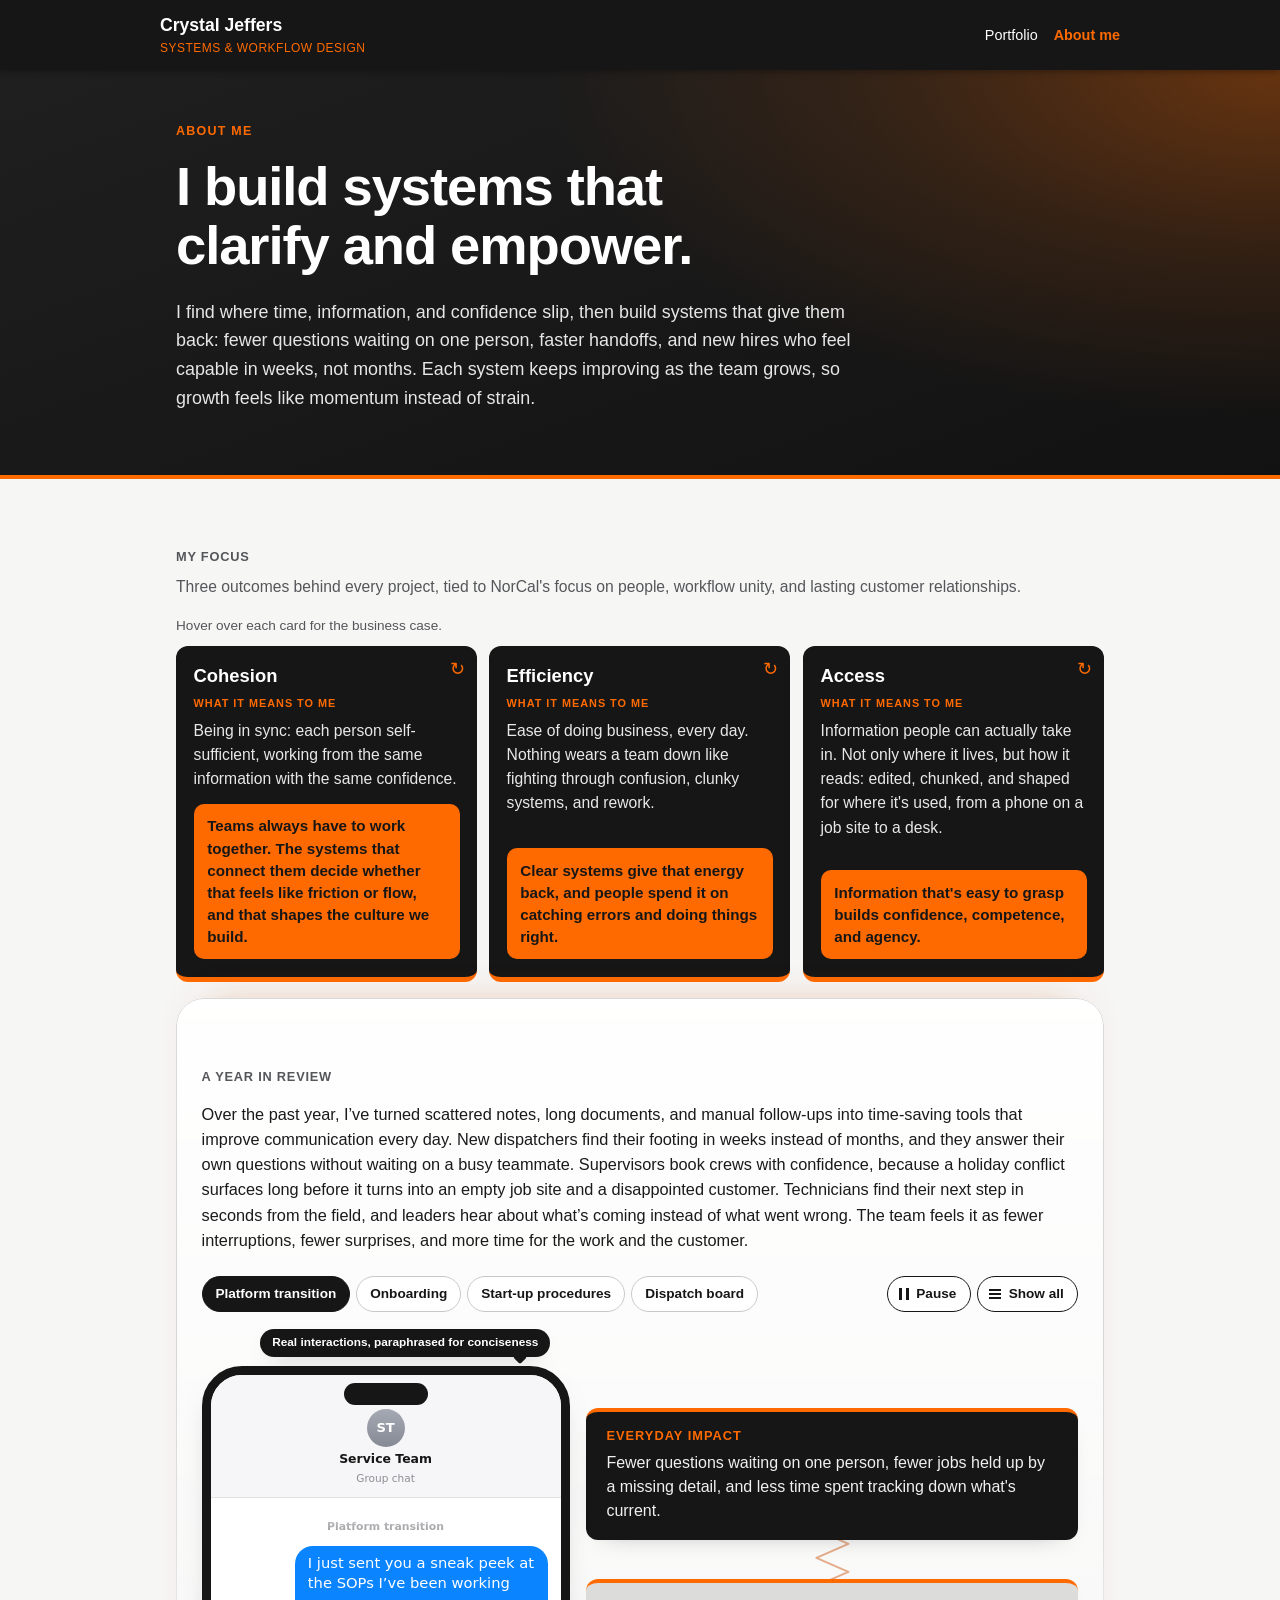
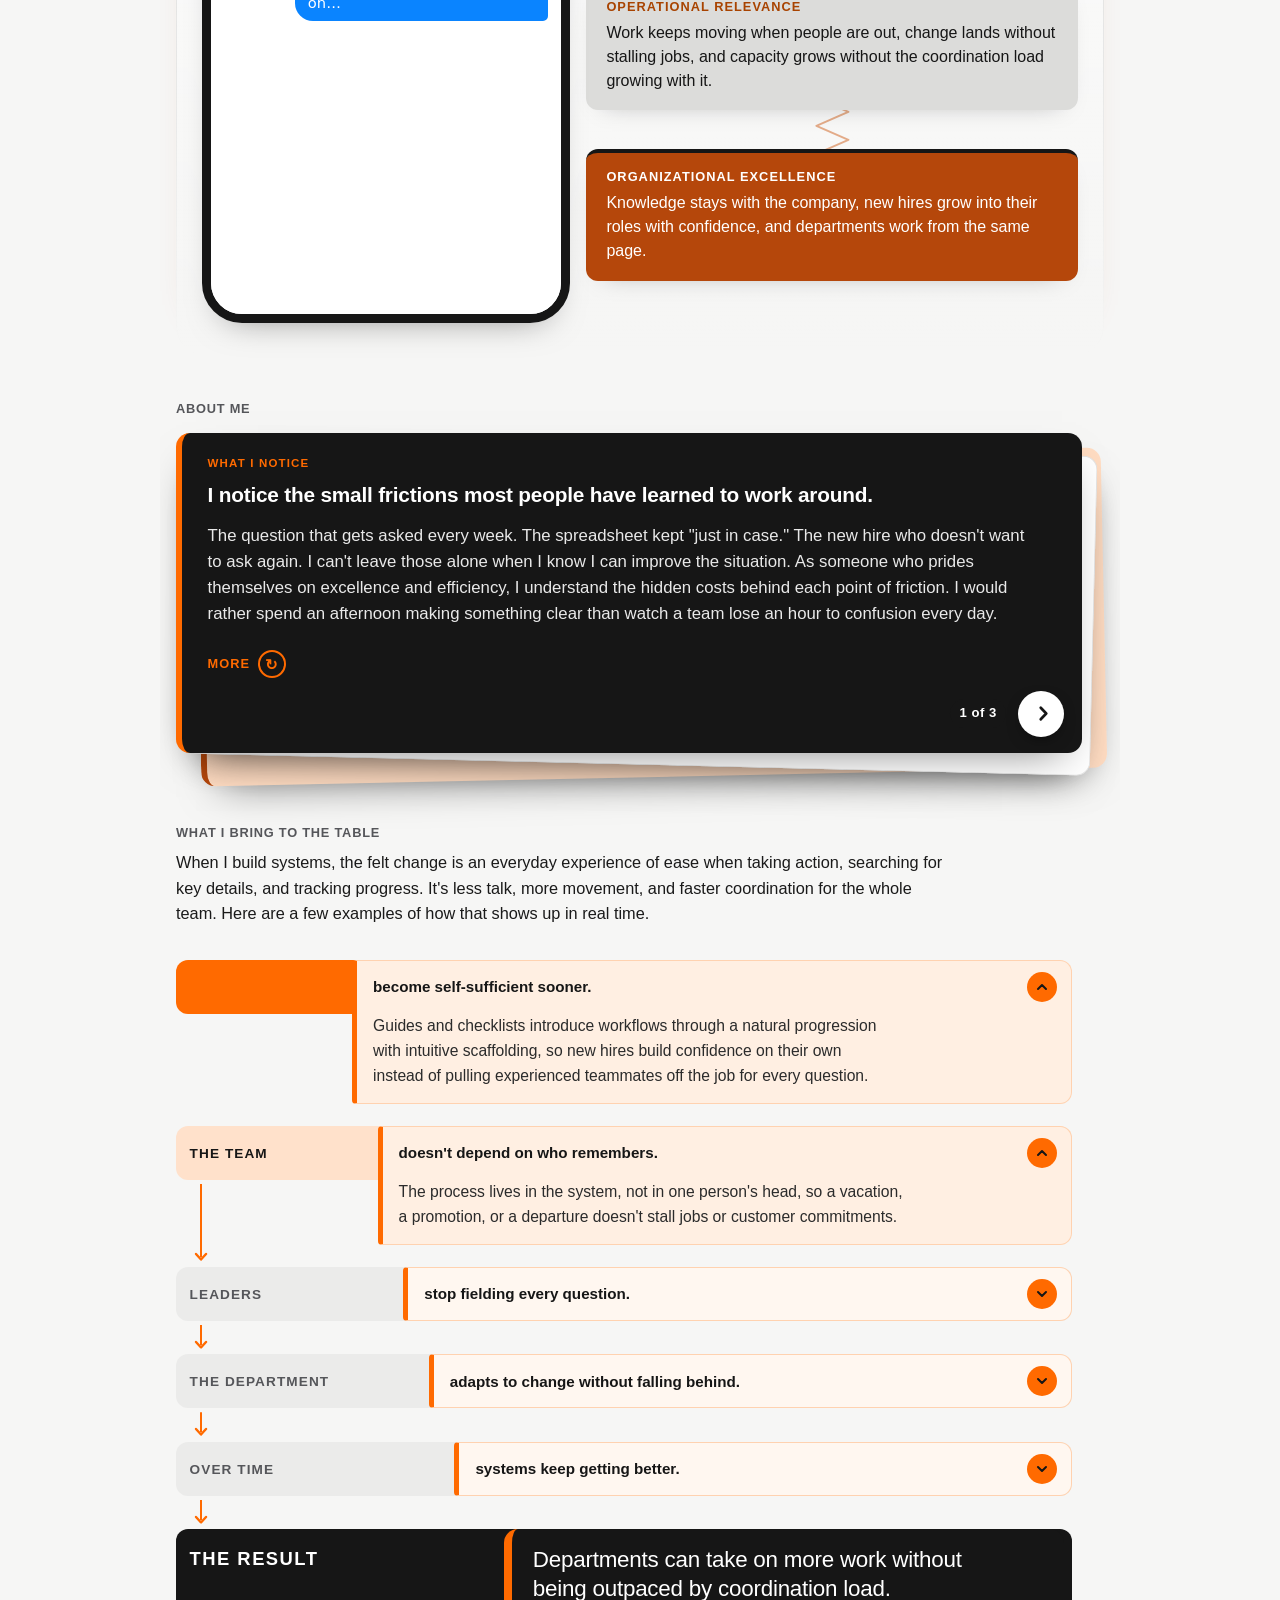
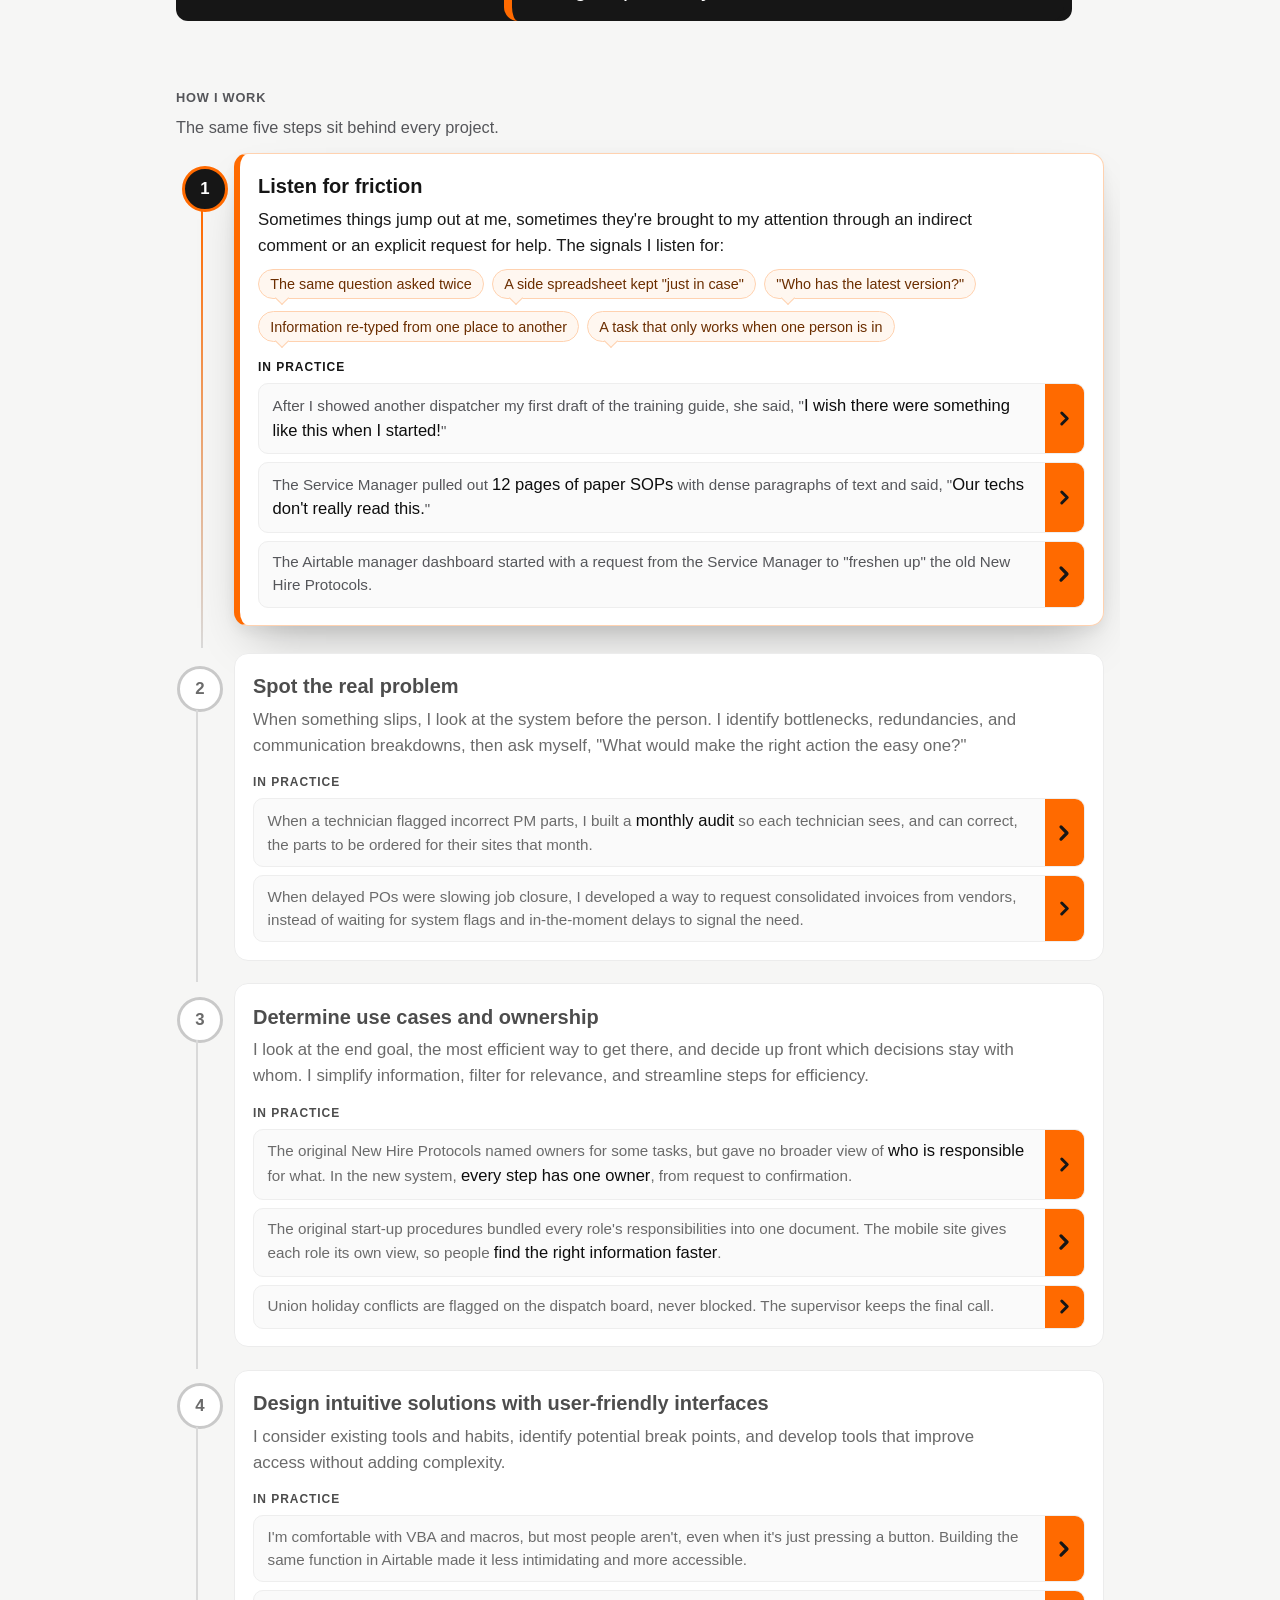
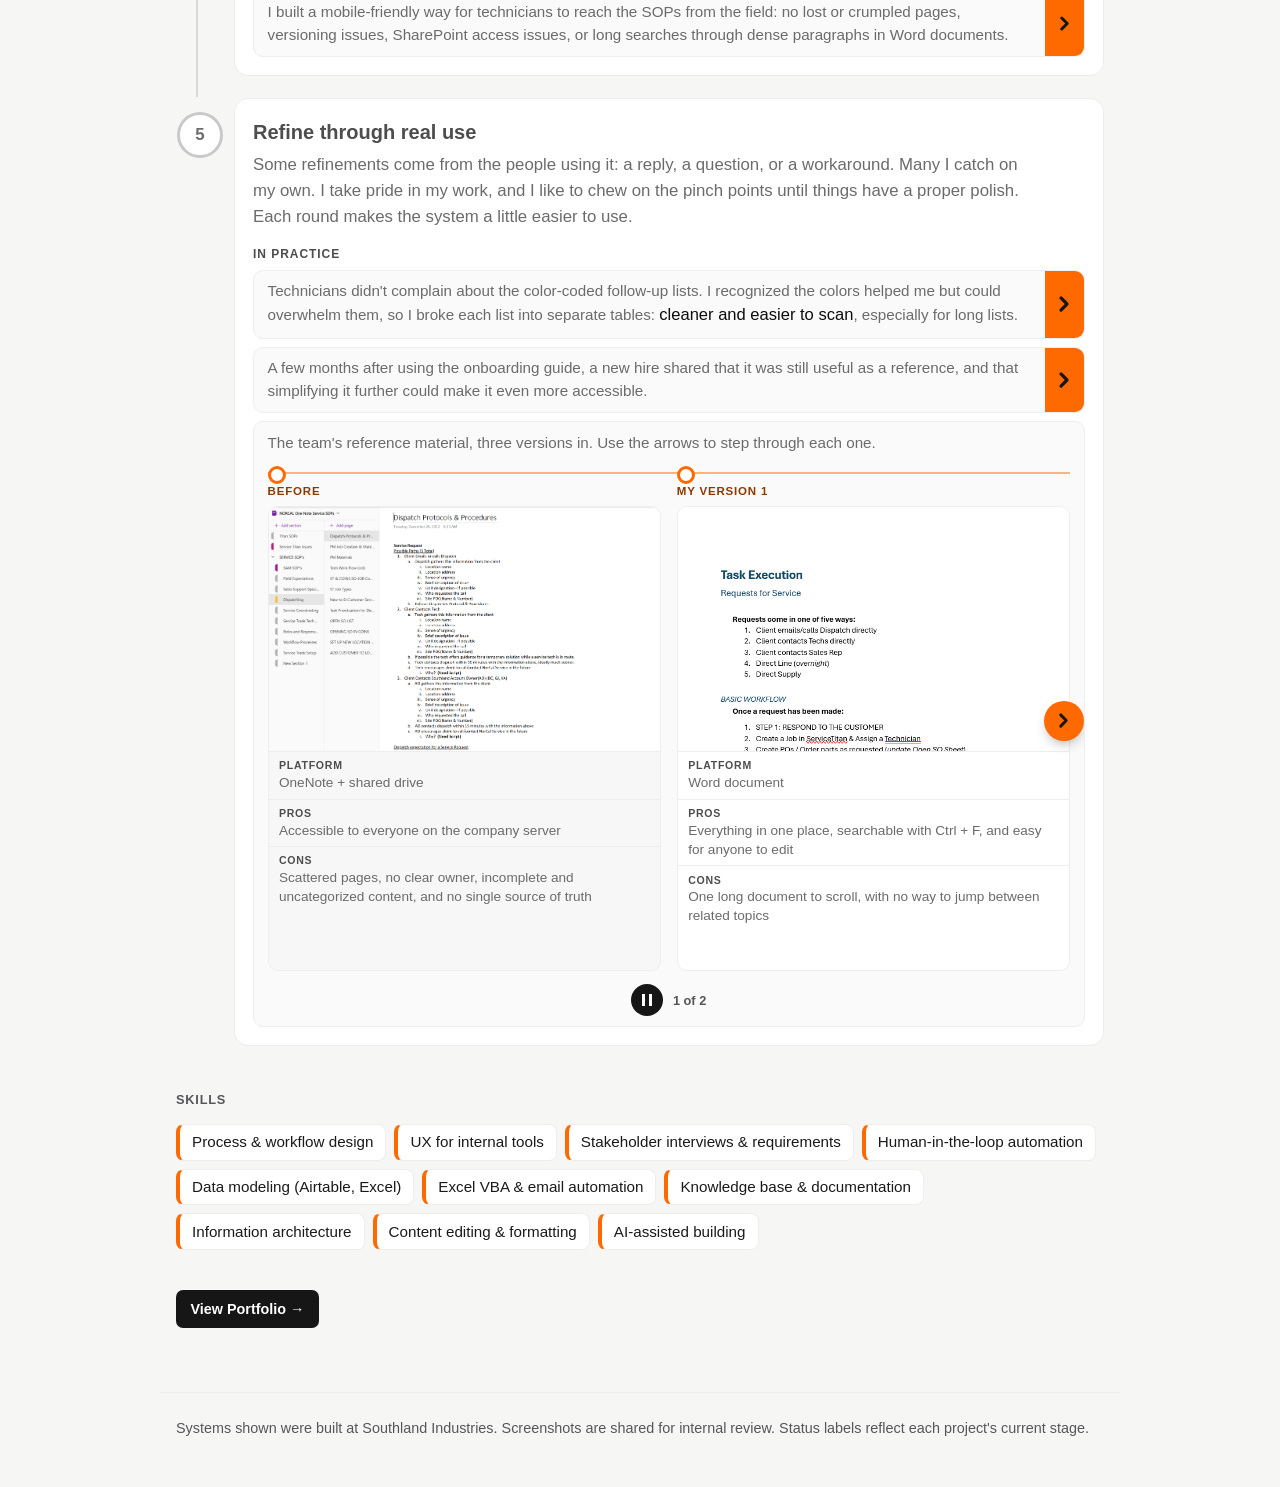
<file: about.html>
<!DOCTYPE html>
<html lang="en">
<head>
<meta charset="UTF-8">
<meta name="robots" content="noindex, nofollow">
<meta name="viewport" content="width=device-width, initial-scale=1.0">
<title>About · Crystal Jeffers</title>
<meta name="description" content="Crystal Jeffers builds systems that clarify and empower: finding where time, information, and confidence slip, then developing and refining the fix.">
<link rel="stylesheet" href="assets/style.css?v=25">
<script>
  document.documentElement.classList.add("js");
  /* Set up the My Focus fly-in before first paint. Safety net: if anything
     goes wrong, the cards are revealed after 4 seconds regardless. */
  (function () {
    var calm = window.matchMedia && window.matchMedia("(prefers-reduced-motion: reduce)").matches;
    if (!("IntersectionObserver" in window) || calm) return;
    document.documentElement.classList.add("anim-ready");
    setTimeout(function () {
      var items = document.querySelectorAll(".pillars li, .ripple-result");
      for (var i = 0; i < items.length; i++) items[i].classList.add("flown");
    }, 4000);
  })();
</script>
</head>
<body>
<a class="skip-link" href="#main">Skip to content</a>

<header class="sticky">
  <div class="top-row">
    <div>
      <h1><a class="home-link" href="index.html">Crystal Jeffers</a></h1>
      <span class="role-tag">Systems &amp; workflow design</span>
    </div>
    <nav aria-label="Site">
      <a href="index.html">Portfolio</a>
      <a href="about.html" aria-current="page">About me</a>
    </nav>
  </div>
</header>

<section class="hero-banner hero-short">
  <div class="hero-inner">
    <p class="kicker">About me</p>
    <h2>I build systems that clarify and empower.</h2>
    <p>I find where time, information, and confidence slip, then build systems that give them back: fewer questions waiting on one person, faster handoffs, and new hires who feel capable in weeks, not months. Each system keeps improving as the team grows, so growth feels like momentum instead of strain.</p>
  </div>
</section>

<!-- ===================== SECTION NAV (wide screens) =====================
     site.js marks the section in view with aria-current. -->
<nav class="side-nav" aria-label="On this page">
  <p class="side-nav-title">On this page</p>
  <ol>
    <li><a href="#focus">My Focus</a></li>
    <li><a href="#review">Year in Review</a></li>
    <li><a href="#about">About Me</a></li>
    <li><a href="#bring">What I Bring</a></li>
    <li><a href="#approach">How I Work</a></li>
    <li><a href="#skills">Skills</a></li>
  </ol>
</nav>

<main id="main" tabindex="-1">

  <!-- ===================== MY FOCUS: flip cards =====================
       Front: what the word means to me, with the second thought in an
       orange bubble. Back: the business case, with the returns as chips. -->
  <section class="page-section" id="focus" aria-labelledby="focus-label">
  <p class="section-label" role="heading" aria-level="2" id="focus-label">My Focus</p>
  <p class="section-intro intro-full">Three outcomes behind every project, tied to NorCal's focus on people, workflow unity, and lasting customer relationships.</p>
  <p class="flip-hint"><span class="hint-hover">Hover over each card for the business case.</span><span class="hint-touch">Tap each card for the business case.</span></p>
  <ul class="pillars">
    <li style="--i:0"><button type="button" class="flip" aria-pressed="false">
      <span class="flip-inner">
        <span class="face front"><strong>Cohesion</strong><span class="face-label">What it means to me</span><span class="face-text">Being in sync: each person self-sufficient, working from the same information with the same confidence.</span><span class="face-callout">Teams always have to work together. The systems that connect them decide whether that feels like friction or flow, and that shapes the culture we build.</span><span class="flip-cue" aria-hidden="true">&#8635;</span></span>
        <span class="face back"><span class="back-lead">With good cohesion&hellip;</span><span class="face-text">hand-offs land the first time. Jobs close with less follow-up, people trust the information they're handed, and leaders see status without chasing it.</span><span class="return-label">The return</span><span class="return-chips"><span>Fewer repeat visits</span><span>Faster close-out and billing</span><span>Teams that pull in the same direction</span></span></span>
      </span></button></li>
    <li style="--i:1"><button type="button" class="flip" aria-pressed="false">
      <span class="flip-inner">
        <span class="face front"><strong>Efficiency</strong><span class="face-label">What it means to me</span><span class="face-text">Ease of doing business, every day. Nothing wears a team down like fighting through confusion, clunky systems, and rework.</span><span class="face-callout">Clear systems give that energy back, and people spend it on catching errors and doing things right.</span><span class="flip-cue" aria-hidden="true">&#8635;</span></span>
        <span class="face back"><span class="back-lead">With good efficiency&hellip;</span><span class="face-text">people start the day with clear work instead of a search for it. The energy saved goes to spotting errors and fixing them when something looks off, before they turn into rework.</span><span class="return-label">The return</span><span class="return-chips"><span>Less rework</span><span>Lower cost per job</span><span>Capacity that grows faster than headcount</span></span></span>
      </span></button></li>
    <li style="--i:2"><button type="button" class="flip" aria-pressed="false">
      <span class="flip-inner">
        <span class="face front"><strong>Access</strong><span class="face-label">What it means to me</span><span class="face-text">Information people can actually take in. Not only where it lives, but how it reads: edited, chunked, and shaped for where it's used, from a phone on a job site to a desk.</span><span class="face-callout">Information that's easy to grasp builds confidence, competence, and agency.</span><span class="flip-cue" aria-hidden="true">&#8635;</span></span>
        <span class="face back"><span class="back-lead">With good access&hellip;</span><span class="face-text">people become self-sufficient sooner and stay longer. They know where to find the answers. Procedures and expectations are clear from day one, and knowledge stays with the company when people move roles.</span><span class="return-label">The return</span><span class="return-chips"><span>Shorter ramp-up</span><span>Less rework</span><span>A protected investment in every hire</span></span></span>
      </span></button></li>
  </ul>
  </section>

  <!-- ===================== A YEAR IN REVIEW ===================== -->
  <section class="page-section yir-spotlight" id="review" aria-labelledby="review-label">
  <p class="section-label" role="heading" aria-level="2" id="review-label">A Year in Review</p>
    <p class="yir-summary">Over the past year, I’ve turned scattered notes, long documents, and manual follow-ups into time-saving tools that improve communication every day. New dispatchers find their footing in weeks instead of months, and they answer their own questions without waiting on a busy teammate. Supervisors book crews with confidence, because a holiday conflict surfaces long before it turns into an empty job site and a disappointed customer. Technicians find their next step in seconds from the field, and leaders hear about what’s coming instead of what went wrong. The team feels it as fewer interruptions, fewer surprises, and more time for the work and the customer.</p>
    <div class="thread-pills" role="group" aria-label="Conversation controls" hidden></div>
    <div class="yir-grid">
    <div class="phone-wrap">
    <p class="phone-note" role="note">Real interactions, paraphrased for conciseness</p>
    <div class="phone">
      <div class="phone-bar" aria-hidden="true"><span class="phone-island"></span><span class="phone-avatar">ST</span><span class="phone-name">Service Team</span><span class="phone-sub">Group chat</span></div>
    <div class="thread" aria-label="How the year's improvements came about, as a conversation">
      <ol class="thread-list">
        <li class="msg-topic" data-pill="Platform transition">Platform transition</li>
        <li class="msg msg-out"><span class="msg-who">Crystal</span>I just sent you a sneak peek at the SOPs I’ve been working on…</li>
        <li class="msg msg-in"><span class="msg-who">Director</span>Wow, this is great! Can you update this through the ServiceTitan rollout?</li>
        <li class="msg msg-out"><span class="msg-who">Crystal</span>Sure, I’ll keep a running log of process changes as we sunset.</li>
        <li class="msg msg-out"><span class="msg-who">Crystal</span>We’ll keep active and archived articles to bridge the transition gap.</li>
        <li class="msg msg-in msg-emoji"><span class="msg-who">Director</span><span role="img" aria-label="Thumbs up">👍</span></li>
        <li class="msg-topic" data-pill="Onboarding">Onboarding</li>
        <li class="msg msg-in"><span class="msg-who">Supervisor</span>We’re bringing on a new dispatcher this spring. It’ll take about three months to get him trained up.</li>
        <li class="msg msg-out"><span class="msg-who">Crystal</span>Three months? How about three weeks?</li>
        <li class="msg msg-in"><span class="msg-who">Supervisor</span>What?</li>
        <li class="msg-topic">A few weeks later</li>
        <li class="msg msg-out"><span class="msg-who">Crystal</span>Hey, Cole. It’s been a few weeks.</li>
        <li class="msg msg-out"><span class="msg-who">Crystal</span>How are you feeling about the role? Any feedback on the onboarding guide?</li>
        <li class="msg msg-in"><span class="msg-who">Dispatcher</span>I feel confident. I mostly just use the guide as a reference now, but it was really helpful for getting started.</li>
        <li class="msg msg-in"><span class="msg-who">Dispatcher</span>Live examples would be nice</li>
        <li class="msg msg-out"><span class="msg-who">Crystal</span>That’s an easy add =)</li>
        <li class="msg-topic" data-pill="Start-up procedures">Start-up procedures</li>
        <li class="msg msg-in"><span class="msg-who">Service Manager</span>I saw your onboarding guide. Could you do something similar for start-up?</li>
        <li class="msg msg-in"><span class="msg-who">Service Manager</span>Nobody reads the SOPs we wrote.</li>
        <li class="msg msg-in"><span class="msg-who">Technician</span>It’s long. My steps get buried. Some parts don’t make sense. The text is tiny on mobile… 🤷‍♂️</li>
        <li class="msg msg-in"><span class="msg-who">Service Manager</span>Can you make something that’s easier to scan and understand?</li>
        <li class="msg msg-out"><span class="msg-who">Crystal</span>How’s this?</li>
        <li class="msg msg-out msg-img"><span class="msg-who">Crystal</span><img src="assets/img/sops/sop-phones.png" alt="Start-up SOPs on a phone, with a view for each role" loading="lazy"></li>
        <li class="msg msg-out"><span class="msg-who">Crystal</span>Mobile-friendly too ;)</li>
        <li class="msg msg-in"><span class="msg-who">Service Manager</span>Can the guys search with it?</li>
        <li class="msg msg-out"><span class="msg-who">Crystal</span>Hmm…</li>
        <li class="msg msg-out"><span class="msg-who">Crystal</span>Now they can =)</li>
        <li class="msg msg-in msg-emoji"><span class="msg-who">Service Manager</span><span role="img" aria-label="Cool">😎</span></li>
        <li class="msg msg-in"><span class="msg-who">Technician</span>THANK YOU</li>
        <li class="msg msg-in"><span class="msg-who">Superintendent</span>And the procedures look so nice, you actually WANT to read it.</li>
        <li class="msg msg-in"><span class="msg-who">Superintendent</span>It’s not like, “ugh, what are they trying to tell me now?”</li>
        <li class="msg msg-in"><span class="msg-who">Superintendent</span>It’s “Whoa… what ARE they trying to tell me now?”</li>
        <li class="msg-topic" data-pill="Dispatch board">Dispatch board</li>
        <li class="msg msg-in"><span class="msg-who">Superintendent</span>Where’s Jake?</li>
        <li class="msg msg-in"><span class="msg-who">Superintendent</span>This spreadsheet is so hard to read</li>
        <li class="msg msg-out"><span class="msg-who">Crystal</span>Yeah, maybe not the best medium for a group this large…</li>
        <li class="msg msg-out"><span class="msg-who">Crystal</span>Try this instead</li>
        <li class="msg msg-out msg-img"><span class="msg-who">Crystal</span><img src="https://crystal-jeffers.github.io/start-up-procedures/assets/img/supervisor/job-tracker.png" alt="Dispatch board job tracker with phase and schedule status for every job" loading="lazy"></li>
        <li class="msg msg-in"><span class="msg-who">Superintendent</span>OH damn</li>
        <li class="msg msg-in"><span class="msg-who">Superintendent</span>I think there’s a union holiday coming up. Could you forward me the calendar?</li>
        <li class="msg msg-out"><span class="msg-who">Crystal</span>Schedule the guys as normal. If there’s a holiday conflict, it’ll tell you.</li>
        <li class="msg msg-out"><span class="msg-who">Crystal</span>I pre-loaded them into the system, so no need to dig that old thing up again =)</li>
        <li class="msg msg-in"><span class="msg-who">Supervisor</span>Cool</li>
        <li class="msg msg-in"><span class="msg-who">Service Manager</span>You guys like it? Don’t like it?</li>
        <li class="msg msg-in"><span class="msg-who">Supervisor</span>No, for sure. Go with all of this. Definitely</li>
        <li class="msg msg-in"><span class="msg-who">Supervisor</span>This is a great way to track jobs, manpower…</li>
        <li class="msg msg-in msg-emoji"><span class="msg-who">Supervisor</span><span role="img" aria-label="Salute">🫡</span></li>
        <li class="msg msg-in"><span class="msg-who">Supervisor</span>This looks good. Real good.</li>
        <li class="msg msg-in"><span class="msg-who">Superintendent</span>I prefer Airtable over ACC. It’s so much cleaner and quicker to use.</li>
        <li class="msg msg-in"><span class="msg-who">Superintendent</span>Anything next to this looks archaic.</li>
        <li class="msg msg-in"><span class="msg-who">Superintendent</span>Before this, our notes looked like 💩</li>
        <li class="msg msg-in"><span class="msg-who">Superintendent</span>Now I can see and edit this from my phone.</li>
        <li class="msg msg-in"><span class="msg-who">Superintendent</span>It’s intuitive, you’ve got dropdowns, and there’s less typing from the field when the guys fill out forms.</li>
        <li class="msg msg-in"><span class="msg-who">Superintendent</span>So maybe now they won’t curse at me!</li>
      </ol>
    </div>
    </div>
    </div>
    <div class="about-why why-trio">
      <div>
        <h3>Everyday Impact</h3>
        <p>Fewer questions waiting on one person, fewer jobs held up by a missing detail, and less time spent tracking down what's current.</p>
      </div>
      <div>
        <h3>Operational Relevance</h3>
        <p>Work keeps moving when people are out, change lands without stalling jobs, and capacity grows without the coordination load growing with it.</p>
      </div>
      <div>
        <h3>Organizational Excellence</h3>
        <p>Knowledge stays with the company, new hires grow into their roles with confidence, and departments work from the same page.</p>
      </div>
    </div>
    </div>
  </section>

  <!-- ===================== ABOUT ME, then my work at Southland ===================== -->
  <section class="page-section" id="about" aria-labelledby="about-label">
  <p class="section-label" role="heading" aria-level="2" id="about-label">About me</p>
  <div class="about-me about-deck">
    <div class="deck-cards">
      <div class="deck-card">
        <div class="deck-front">
        <p class="deck-kicker">What I notice</p>
        <p class="about-me-lead">I notice the small frictions most people have learned to work around.</p>
        <p>The question that gets asked every week. The spreadsheet kept "just in case." The new hire who doesn't want to ask again. I can't leave those alone when I know I can improve the situation. As someone who prides themselves on excellence and efficiency, I understand the hidden costs behind each point of friction. I would rather spend an afternoon making something clear than watch a team lose an hour to confusion every day.</p>
        <button type="button" class="deck-turn" data-to="back" aria-label="Turn the card over for more"><span class="deck-turn-label">More</span><span class="deck-turn-icon" aria-hidden="true"></span></button>
        </div>
        <div class="deck-back">
          <p class="deck-kicker">What I notice</p>
          <p>I once showed a very rough draft of my training guide to a dispatcher, and she said, “Man, I wish there had been something like this when I started!” I think a lot of people feel that way.</p><p>Tool and knowledge gaps tend to live in a weird middle ground where they don’t get addressed until they’re painful enough to demand something better than the clunky workaround that’s “good enough for now.” Even daily friction rarely gets attention until it becomes an emergency. I have a hard time accepting that when this work comes so naturally to me. I don’t just notice the friction, I can’t look away! When I know I can improve the situation, I’m not happy until I do.</p>
          <button type="button" class="deck-turn deck-turn-back" data-to="front" aria-label="Turn the card back over"><span class="deck-turn-label">Back</span><span class="deck-turn-icon" aria-hidden="true"></span></button>
        </div>
      </div>
      <div class="deck-card">
        <div class="deck-front">
        <p class="deck-kicker">How I work</p>
        <p class="about-me-lead">I listen for friction, uncover root causes and nuances, then develop iterative solutions that spark delight and fit within the ecosystem.</p>
        <p>I design for the person on the other end of the system, and I keep refining long after something is "good enough," because I take pride in a proper polish. I learn whatever the problem needs, whether that's a database, a macro, or a website, and I'm comfortable using AI tools to get there faster.</p>
        <button type="button" class="deck-turn" data-to="back" aria-label="Turn the card over for more"><span class="deck-turn-label">More</span><span class="deck-turn-icon" aria-hidden="true"></span></button>
        </div>
        <div class="deck-back">
          <p class="deck-kicker">How I work</p>
          <p>The sweetest sound in the world to me is someone saying, “Wow.” I got an “Oh damn!” from the Superintendent when I showed them role-based SOP views and interactive checklists for start-up technicians. Another said, “This looks good. REAL good,” when he saw how I had reworked and expanded the dispatch board.</p><p>I like building things people can get excited about: things that go beyond the ask, plan for the future, and account for everything my solutions touch. That’s how I work. It’s not just fixing today’s problem. It’s designing tomorrow’s solution.</p>
          <button type="button" class="deck-turn deck-turn-back" data-to="front" aria-label="Turn the card back over"><span class="deck-turn-label">Back</span><span class="deck-turn-icon" aria-hidden="true"></span></button>
        </div>
      </div>
      <div class="deck-card">
        <div class="deck-front">
        <p class="deck-kicker">What I believe</p>
        <p class="about-me-lead">Confidence is built on clarity and certainty.</p>
        <p>When people know what to do and where to find the answer, they are empowered to act faster, make fewer mistakes, and take ownership over their piece of the pie. That's what I bring to a team: curiosity, thoughtfulness, and the tenacity to take an idea from "would be nice" all the way into everyday use.</p>
        <button type="button" class="deck-turn" data-to="back" aria-label="Turn the card over for more"><span class="deck-turn-label">More</span><span class="deck-turn-icon" aria-hidden="true"></span></button>
        </div>
        <div class="deck-back">
          <p class="deck-kicker">What I believe</p>
          <p>Flow is a big part of how I operate. It’s my happy place. And flow only happens when you have the tools, trust, and team dynamics to execute tasks with confidence. When I improve processes, I don’t just see that as making someone’s day a little more pleasant, I see it as a path to empowerment. I see it as giving people the ability to take ownership and operate at a higher level. That’s what I strive to bring to the workplace.</p>
          <button type="button" class="deck-turn deck-turn-back" data-to="front" aria-label="Turn the card back over"><span class="deck-turn-label">Back</span><span class="deck-turn-icon" aria-hidden="true"></span></button>
        </div>
      </div>
    </div>
  </div>

  </section>

  <!-- ===================== WHAT I BRING: a ripple, top to bottom =====================
       Titles sit in a left column joined by straight arrows; the bubbles step
       to the right. "The result" drops in when it scrolls into view. -->
  <section class="page-section" id="bring" aria-labelledby="bring-label">
  <p class="section-label" role="heading" aria-level="2" id="bring-label">What I bring to the table</p>
  <p class="section-intro bring-intro">When I build systems, the felt change is an everyday experience of ease when taking action, searching for key details, and tracking progress. It's less talk, more movement, and faster coordination for the whole team. Here are a few examples of how that shows up in real time.</p>
  <ol class="ripple">
    <li style="--step:0">
      <span class="ripple-tag">New hires</span>
      <details class="bring-item">
        <summary><span>become self-sufficient sooner.</span></summary>
        <p>Guides and checklists introduce workflows through a natural progression with intuitive scaffolding, so new hires build confidence on their own instead of pulling experienced teammates off the job for every question.</p>
      </details>
    </li>
    <li style="--step:1">
      <span class="ripple-tag">The team</span>
      <details class="bring-item">
        <summary><span>doesn't depend on who remembers.</span></summary>
        <p>The process lives in the system, not in one person's head, so a vacation, a promotion, or a departure doesn't stall jobs or customer commitments.</p>
      </details>
    </li>
    <li style="--step:2">
      <span class="ripple-tag">Leaders</span>
      <details class="bring-item">
        <summary><span>stop fielding every question.</span></summary>
        <p>Status, next steps, and answers reach people before they have to ask, so managers spend their time on decisions, customers, and growth instead of chasing updates.</p>
      </details>
    </li>
    <li style="--step:3">
      <span class="ripple-tag">The department</span>
      <details class="bring-item">
        <summary><span>adapts to change without falling behind.</span></summary>
        <p>When a platform or process shifts, the documentation and tools shift with it, so the team keeps its footing through rollouts, departures, and additions.</p>
      </details>
    </li>
    <li style="--step:4">
      <span class="ripple-tag">Over time</span>
      <details class="bring-item">
        <summary><span>systems keep getting better.</span></summary>
        <p>I don't hand off and walk away. Each system is watched in use and refined from what people actually do with it, so it improves as the team grows.</p>
      </details>
    </li>
    <li class="ripple-last" style="--step:5">
      <span class="ripple-tag">The result</span>
      <div class="result-slot">
      <div class="ripple-result">
        <p>Departments can take on more work without being outpaced by coordination load.</p>
      </div>
      </div>
    </li>
  </ol>
  </section>

  <!-- ===================== HOW I WORK: five steps, in focus as you scroll =====================
       An "In practice" link bubble: <a class="proof-link"> with the text in
       a <span class="proof-text"> and the chevron tab in <span class="proof-go">.
       Words in <span class="tw"> are set slightly larger and darker. -->
  <section class="page-section" id="approach" aria-labelledby="approach-label">
  <p class="section-label" role="heading" aria-level="2" id="approach-label">How I work</p>
  <p class="section-intro">The same five steps sit behind every project.</p>
  <ol class="process">
    <li>
      <span class="step-name">Listen for friction</span>
      <p>Sometimes things jump out at me, sometimes they're brought to my attention through an indirect comment or an explicit request for help. The signals I listen for:</p>
      <ul class="signals">
        <li>The same question asked twice</li>
        <li>A side spreadsheet kept "just in case"</li>
        <li>"Who has the latest version?"</li>
        <li>Information re-typed from one place to another</li>
        <li>A task that only works when one person is in</li>
      </ul>
      <p class="proof-label">In practice</p>
      <ul class="proofs">
        <li><a class="proof-link" href="https://crystal-jeffers.github.io/dispatch-hub/" target="_blank" rel="noopener"><span class="proof-text">After I showed another dispatcher my first draft of the training guide, she said, "<span class="tw">I wish there were something like this when I started!</span>"</span><span class="proof-go"><span class="proof-go-label">Full Details</span><span class="proof-chev" aria-hidden="true"></span></span></a></li>
        <li><a class="proof-link" href="https://crystal-jeffers.github.io/start-up-procedures/" target="_blank" rel="noopener"><span class="proof-text">The Service Manager pulled out <span class="tw">12 pages of paper SOPs</span> with dense paragraphs of text and said, "<span class="tw">Our techs don't really read this.</span>"</span><span class="proof-go"><span class="proof-go-label">Full Details</span><span class="proof-chev" aria-hidden="true"></span></span></a></li>
        <li><a class="proof-link" href="https://crystal-jeffers.github.io/onboarding/" target="_blank" rel="noopener"><span class="proof-text">The Airtable manager dashboard started with a request from the Service Manager to "freshen up" the old New Hire Protocols.</span><span class="proof-go"><span class="proof-go-label">Full Details</span><span class="proof-chev" aria-hidden="true"></span></span></a></li>
      </ul>
    </li>
    <li>
      <span class="step-name">Spot the real problem</span>
      <p>When something slips, I look at the system before the person. I identify bottlenecks, redundancies, and communication breakdowns, then ask myself, "What would make the right action the easy one?"</p>
      <p class="proof-label">In practice</p>
      <ul class="proofs">
        <li><a class="proof-link" href="index.html#pm-parts"><span class="proof-text">When a technician flagged incorrect PM parts, I built a <span class="tw">monthly audit</span> so each technician sees, and can correct, the parts to be ordered for their sites that month.</span><span class="proof-go"><span class="proof-go-label">Full Details</span><span class="proof-chev" aria-hidden="true"></span></span></a></li>
        <li><a class="proof-link" href="index.html#database"><span class="proof-text">When delayed POs were slowing job closure, I developed a way to request consolidated invoices from vendors, instead of waiting for system flags and in-the-moment delays to signal the need.</span><span class="proof-go"><span class="proof-go-label">Full Details</span><span class="proof-chev" aria-hidden="true"></span></span></a></li>
      </ul>
    </li>
    <li>
      <span class="step-name">Determine use cases and ownership</span>
      <p>I look at the end goal, the most efficient way to get there, and decide up front which decisions stay with whom. I simplify information, filter for relevance, and streamline steps for efficiency.</p>
      <p class="proof-label">In practice</p>
      <ul class="proofs">
        <li><a class="proof-link" href="https://crystal-jeffers.github.io/onboarding/" target="_blank" rel="noopener"><span class="proof-text">The original New Hire Protocols named owners for some tasks, but gave no broader view of <span class="tw">who is responsible</span> for what. In the new system, <span class="tw">every step has one owner</span>, from request to confirmation.</span><span class="proof-go"><span class="proof-go-label">Full Details</span><span class="proof-chev" aria-hidden="true"></span></span></a></li>
        <li><a class="proof-link" href="https://crystal-jeffers.github.io/start-up-procedures/" target="_blank" rel="noopener"><span class="proof-text">The original start-up procedures bundled every role's responsibilities into one document. The mobile site gives each role its own view, so people <span class="tw">find the right information faster</span>.</span><span class="proof-go"><span class="proof-go-label">Full Details</span><span class="proof-chev" aria-hidden="true"></span></span></a></li>
        <li><a class="proof-link" href="https://crystal-jeffers.github.io/start-up-procedures/supervisor.html" target="_blank" rel="noopener"><span class="proof-text">Union holiday conflicts are flagged on the dispatch board, never blocked. The supervisor keeps the final call.</span><span class="proof-go"><span class="proof-go-label">Full Details</span><span class="proof-chev" aria-hidden="true"></span></span></a></li>
      </ul>
    </li>
    <li>
      <span class="step-name">Design intuitive solutions with user-friendly interfaces</span>
      <p>I consider existing tools and habits, identify potential break points, and develop tools that improve access without adding complexity.</p>
      <p class="proof-label">In practice</p>
      <ul class="proofs">
        <li><a class="proof-link" href="https://crystal-jeffers.github.io/onboarding/guide.html?role=manager&amp;file=guides%2Fmanager-workspace.md" target="_blank" rel="noopener"><span class="proof-text">I'm comfortable with VBA and macros, but most people aren't, even when it's just pressing a button. Building the same function in Airtable made it less intimidating and more accessible.</span><span class="proof-go"><span class="proof-go-label">Full Details</span><span class="proof-chev" aria-hidden="true"></span></span></a></li>
        <li><a class="proof-link" href="https://crystal-jeffers.github.io/start-up-procedures/" target="_blank" rel="noopener"><span class="proof-text">I built a mobile-friendly way for technicians to reach the SOPs from the field: no lost or crumpled pages, versioning issues, SharePoint access issues, or long searches through dense paragraphs in Word documents.</span><span class="proof-go"><span class="proof-go-label">Full Details</span><span class="proof-chev" aria-hidden="true"></span></span></a></li>
      </ul>
    </li>
    <li>
      <span class="step-name">Refine through real use</span>
      <p>Some refinements come from the people using it: a reply, a question, or a workaround. Many I catch on my own. I take pride in my work, and I like to chew on the pinch points until things have a proper polish. Each round makes the system a little easier to use.</p>
      <p class="proof-label">In practice</p>
      <ul class="proofs">
        <li><a class="proof-link" href="index.html#follow-ups"><span class="proof-text">Technicians didn't complain about the color-coded follow-up lists. I recognized the colors helped me but could overwhelm them, so I broke each list into separate tables: <span class="tw">cleaner and easier to scan</span>, especially for long lists.</span><span class="proof-go"><span class="proof-go-label">Full Details</span><span class="proof-chev" aria-hidden="true"></span></span></a></li>
        <li><a class="proof-link" href="https://crystal-jeffers.github.io/dispatch-hub/" target="_blank" rel="noopener"><span class="proof-text">A few months after using the onboarding guide, a new hire shared that it was still useful as a reference, and that simplifying it further could make it even more accessible.</span><span class="proof-go"><span class="proof-go-label">Full Details</span><span class="proof-chev" aria-hidden="true"></span></span></a></li>
        <li><div class="proof-link is-static versions-block"><div class="proof-text">The team's reference material, three versions in. Use the arrows to step through each one.
          <div class="ver-scroller">
          <ol class="versions" tabindex="0" aria-label="Versions of the team's reference material">
            <li class="ver ver-start">
              <span class="ver-name">Before</span>
              <span class="ver-card">
                <img class="ver-shot" src="assets/img/dispatch-onboarding/before-dispatch-protocols.png" alt="The earlier OneNote page of dispatch protocols" loading="lazy">
                <span class="ver-row"><b>Platform</b>OneNote + shared drive</span>
                <span class="ver-row"><b>Pros</b>Accessible to everyone on the company server</span>
                <span class="ver-row"><b>Cons</b>Scattered pages, no clear owner, incomplete and uncategorized content, and no single source of truth</span>
              </span>
            </li>
            <li class="ver">
              <span class="ver-name">My version 1</span>
              <span class="ver-card">
                <img class="ver-shot" src="assets/img/dispatch-onboarding/early/v1-requests.png" alt="Request handling page from the Word training guide" loading="lazy">
                <span class="ver-row"><b>Platform</b>Word document</span>
                <span class="ver-row"><b>Pros</b>Everything in one place, searchable with Ctrl&nbsp;+&nbsp;F, and easy for anyone to edit</span>
                <span class="ver-row"><b>Cons</b>One long document to scroll, with no way to jump between related topics</span>
              </span>
            </li>
            <li class="ver">
              <span class="ver-name">My version 2</span>
              <span class="ver-card">
                <img class="ver-shot" src="assets/img/dispatch-onboarding/early/v2-pm-workflow.png" alt="PM workflow process map from the PDF guide" loading="lazy">
                <span class="ver-row"><b>Platform</b>PDF with linked navigation</span>
                <span class="ver-row"><b>Pros</b>Click-through links between sections, so it works like a website</span>
                <span class="ver-row"><b>Cons</b>Every edit means updating the source and exporting again</span>
              </span>
            </li>
            <li class="ver ver-now">
              <span class="ver-name">My version 3</span>
              <span class="ver-card">
                <img class="ver-shot" src="assets/img/dispatch-onboarding/05-job-completion-checklist.png" alt="The Hub's Job Completion Checklist with items ticked off" loading="lazy">
                <span class="ver-row"><b>Platform</b>A GitHub website, the Dispatch Hub</span>
                <span class="ver-row"><b>Pros</b>Search, checklists, a self-check quiz, and easy navigation on any device. Anyone can edit a page in plain text, with a built-in writing guide.</span>
                <span class="ver-row"><b>Cons</b>A mild learning curve for updating pages, supported by training guides, how-to articles, and automatic checks that email plain-language fix steps</span>
              </span>
            </li>
          </ol>
          </div></div></div></li>
      </ul>
    </li>
  </ol>
  </section>

  <!-- ===================== SKILLS ===================== -->
  <section class="page-section" id="skills" aria-labelledby="skills-label">
  <p class="section-label" role="heading" aria-level="2" id="skills-label">Skills</p>
  <ul class="chips chips-live" aria-label="Skills">
    <li>Process &amp; workflow design</li>
    <li>UX for internal tools</li>
    <li>Stakeholder interviews &amp; requirements</li>
    <li>Human-in-the-loop automation</li>
    <li>Data modeling (Airtable, Excel)</li>
    <li>Excel VBA &amp; email automation</li>
    <li>Knowledge base &amp; documentation</li>
    <li>Information architecture</li>
    <li>Content editing &amp; formatting</li>
    <li>AI-assisted building</li>
  </ul>
  </section>

  <p class="page-next"><a class="btn btn-dark" href="index.html">View Portfolio &rarr;</a></p>

</main>

<footer>
  Systems shown were built at Southland Industries. Screenshots are shared for internal review. Status labels reflect each project's current stage.
</footer>

<script src="assets/site.js?v=19" defer></script>
</body>
</html>
</file>
<file: assets/style.css>
/* Portfolio landing page. Same palette and type as the Start-Up SOP and
   Employee Lifecycle sites, so all three read as one body of work.

   COLOR SCHEME: change these values to re-theme the whole page. */
:root {
  --color-black: #161616;
  --color-grey: #55565a;
  --color-grey-light: #eeeeee;
  --color-orange: #ff6a00;
  --color-orange-tint: #fff7f0;
  --color-accent-off: #c9c9c9;   /* left edge of cards not in focus */
  --ink: #1a1a1a;                /* body text */
  --ink-dim: #6b6b6b;            /* text on cards not in focus (still AA contrast) */
  --lede: #5e5e5e;               /* card description (6.5:1 on white) */
  --lede-dim: #767676;           /* card description, card not in focus (4.5:1, AA) */
}

* { box-sizing: border-box; }

html { scroll-behavior: smooth; }

body {
  margin: 0;
  font-family: -apple-system, BlinkMacSystemFont, "Segoe UI", Roboto, sans-serif;
  font-size: 1rem;
  line-height: 1.55;
  color: var(--ink);
  background: #f6f6f5;
}

a { color: var(--color-orange); }
a:focus-visible, button:focus-visible, summary:focus-visible, [tabindex]:focus-visible {
  outline: 2px solid var(--color-orange);
  outline-offset: 2px;
}

/* ---------- Sticky header ---------- */
header.sticky {
  position: sticky;
  top: 0;
  z-index: 50;
  background: var(--color-black);
  color: #fff;
  padding: 0.75rem 1rem;
  box-shadow: 0 2px 6px rgba(0,0,0,0.3);
}
header.sticky .top-row {
  display: flex;
  align-items: center;
  justify-content: space-between;
  gap: 1rem;
  max-width: 960px;
  margin: 0 auto;
}
header.sticky h1 { font-size: 1.1rem; margin: 0; }
header.sticky .role-tag {
  display: block;
  font-size: 0.75rem;
  text-transform: uppercase;
  letter-spacing: 0.04em;
  color: var(--color-orange);
}
header.sticky nav { display: flex; gap: 1rem; flex-wrap: wrap; }
header.sticky nav a { color: #fff; text-decoration: none; font-size: 0.9rem; }
header.sticky nav a:hover { color: var(--color-orange); }
header.sticky nav a[aria-current="page"] { color: var(--color-orange); font-weight: 700; }
header.sticky .home-link { color: #fff; text-decoration: none; }
@media (max-width: 560px) { header.sticky nav { gap: 0.75rem; } header.sticky nav a { font-size: 0.85rem; } }

/* ---------- Page ---------- */
main {
  max-width: 960px;
  margin: 0 auto;
  padding: 1.5rem 1rem 4rem;
}
main h2, main h3 { color: var(--color-black); scroll-margin-top: 80px; }
main p, main li { font-size: 1.05rem; }
img { max-width: 100%; height: auto; }

.section-label {
  font-size: 0.8rem;
  font-weight: 700;
  text-transform: uppercase;
  letter-spacing: 0.06em;
  color: var(--color-grey);
  margin: 2.75rem 0 0.9rem;
  scroll-margin-top: 80px;
}

/* ---------- Hero banner (full width, below the header) ---------- */
.hero-banner {
  position: relative;
  overflow: hidden;
  background:
    radial-gradient(ellipse 80% 120% at 100% 0%, rgba(255,106,0,0.34), rgba(255,106,0,0.12) 38%, transparent 72%),
    linear-gradient(160deg, #1f1f1f 0%, #121212 100%);
  color: #fff;
  border-bottom: 4px solid var(--color-orange);
}
.hero-inner {
  max-width: 960px;
  margin: 0 auto;
  padding: 4.5rem 1rem 4rem;
}
.hero-banner .kicker {
  margin: 0 0 1rem;
  font-size: 0.78rem;
  font-weight: 700;
  text-transform: uppercase;
  letter-spacing: 0.1em;
  color: var(--color-orange);
}
.hero-banner h2 {
  max-width: 21ch;
  margin: 0 0 1.4rem;
  font-size: clamp(2.1rem, 5.2vw, 3.4rem);
  line-height: 1.08;
  letter-spacing: -0.02em;
  color: #fff;
}
.hero-banner p { max-width: 44rem; margin: 0 0 0.9rem; font-size: 1.12rem; line-height: 1.6; color: #e6e6e6; }
.hero-banner p.hero-sub { color: #b4b4b4; font-size: 1.02rem; margin-bottom: 0; }
.hero-banner .hero-link { color: var(--color-orange); font-weight: 700; text-decoration: none; white-space: nowrap; }
.hero-banner .hero-link:hover { text-decoration: underline; }
.hero-short .hero-inner { padding: 3.25rem 1rem 3rem; }
@media (max-width: 560px) { .hero-inner { padding: 3rem 1rem 2.75rem; } }

.section-intro { margin: -0.4rem 0 1rem; max-width: 46rem; color: var(--color-grey); font-size: 1.02rem; }
.section-intro.intro-full { max-width: none; font-size: 0.98rem; }
.page-section { scroll-margin-top: 80px; }

.cta-row { display: flex; flex-wrap: wrap; gap: 0.6rem; margin-top: 1.25rem; }
.btn {
  display: inline-flex;
  align-items: center;
  min-height: 38px;
  padding: 0.4rem 0.9rem;
  border-radius: 7px;
  font-weight: 700;
  font-size: 0.9rem;
  text-decoration: none;
}
.btn-dark { background: var(--color-black); color: #fff; }
.btn-dark:hover { background: #333; }
.btn-light { background: #fff; color: var(--color-black); border: 1px solid #c4c4c4; }
.btn-light:hover { border-color: var(--color-orange); }

/* ---------- What I bring to the table: a ripple, top to bottom ----------
   Titles sit in a left column, joined by straight down arrows. Each bubble
   steps a little further right than the one before (wide screens), and
   "The result" drops in when it scrolls into view. */
.bring-intro { max-width: 48rem; color: var(--ink); margin-bottom: 2.1rem; }
.ripple { list-style: none; margin: 1.1rem 0 0; padding: 0; max-width: 56rem; }
.ripple > li { position: relative; display: grid; grid-template-columns: 1fr; gap: 0.3rem; padding-bottom: 2rem; }
.ripple > li:not(.ripple-last)::after {
  content: "";
  position: absolute;
  left: 0.3rem;
  bottom: 0.3rem;
  width: 14px;
  height: 1.45rem;
  background: url("data:image/svg+xml,%3Csvg xmlns='http://www.w3.org/2000/svg' viewBox='0 0 14 24'%3E%3Cpath d='M7 1v20M2 16l5 6 5-6' fill='none' stroke='%23ff6a00' stroke-width='2.4' stroke-linecap='round' stroke-linejoin='round'/%3E%3C/svg%3E") center / contain no-repeat;
}
.ripple-tag {
  position: relative;
  justify-self: start;
  white-space: nowrap;
  font-size: 0.85rem;
  font-weight: 700;
  text-transform: uppercase;
  letter-spacing: 0.08em;
  color: var(--color-grey);
  background: #ebebea;
  border-radius: 8px;
  padding: 0.3rem 0.7rem;
}
.ripple-last .ripple-tag { color: var(--color-black); }
@media (min-width: 700px) {
  .ripple > li { grid-template-columns: 10rem 1fr; gap: 0 1rem; padding-bottom: 0; align-items: start; }
  .ripple > li:not(.ripple-last)::after { display: none; }
  .ripple-tag {
    align-self: stretch;
    justify-self: stretch;
    background: none;
    border-radius: 0;
    position: relative;
    z-index: 1;
    display: flex;
    flex-direction: column;
    align-items: flex-start;
    padding: 1.05rem 0 0 0.85rem;
  }
  /* a light grey band ties each title to its bubble */
  .ripple > li::before {
    content: "";
    position: absolute;
    left: 0;
    right: 0;
    top: 0;
    height: 54px;
    border-radius: 12px;
    background: #ebebea;
    z-index: 0;
  }
  .ripple > li.ripple-last::before { height: auto; bottom: 1.4rem; }
  .ripple > li > .bring-item,
  .ripple > li > .ripple-result { position: relative; z-index: 1; }
  /* the arrow runs from under this title down to the next one */
  .ripple > li:not(.ripple-last) .ripple-tag::after {
    content: "";
    flex: 1;
    width: 14px;
    min-height: 1.5rem;
    margin: 1.25rem 0 0.35rem 0.3rem;
    background:
      url("data:image/svg+xml,%3Csvg xmlns='http://www.w3.org/2000/svg' viewBox='0 0 14 9'%3E%3Cpath d='M2 2l5 5.5L12 2' fill='none' stroke='%23ff6a00' stroke-width='2.4' stroke-linecap='round' stroke-linejoin='round'/%3E%3C/svg%3E") bottom center / 14px 9px no-repeat,
      linear-gradient(var(--color-orange), var(--color-orange)) top center / 2.4px calc(100% - 4px) no-repeat;
  }
  .ripple > li > .bring-item { margin: 0 0 1.4rem calc(var(--step, 0) * 1.6rem); }
  .ripple .ripple-tag .ripple-cover { inset: 0 auto auto 0; width: calc(100% + 1rem + var(--step, 0) * 1.6rem); height: 54px; border-radius: 12px; }
  .ripple > li > .ripple-result { margin: 0 0 1.4rem; justify-self: end; }
}
.ripple-result {
  position: relative;
  max-width: 35rem;
  background: var(--color-black);
  border-left: 8px solid var(--color-orange);
  border-radius: 14px;
  padding: 1rem 1.3rem 1.1rem;
  box-shadow: 0 18px 40px -18px rgba(0,0,0,0.45);
}
.ripple-result p { margin: 0; color: #fff; font-size: clamp(1.2rem, 2.3vw, 1.4rem); font-weight: 400; line-height: 1.3; letter-spacing: -0.01em; text-wrap: balance; }
@keyframes drop-in {
  from { opacity: 0; transform: translateY(-34px) scale(0.98); }
  to   { opacity: 1; transform: none; }
}
.anim-ready .ripple-result { opacity: 0; }
.anim-ready .ripple-result.flown { opacity: 1; animation: drop-in 0.8s cubic-bezier(0.2, 0.75, 0.25, 1.05) both; }

/* What I bring: an orange bar covers each title, then slides right (under
   the bubble) as the row scrolls into view. The arrows then drop down.
   site.js adds the covers and the .revealed class. */
.ripple-cover {
  position: absolute;
  inset: 0;
  z-index: 2;
  border-radius: 8px;
  background: var(--color-orange);
  pointer-events: none;
  transition: transform 0.75s cubic-bezier(0.65, 0, 0.25, 1), opacity 0.35s ease 0.45s;
}
.revealed .ripple-cover { transform: translateX(calc(100% + 2rem)); opacity: 0; }
.ripple.drop-ready > li:not(.ripple-last)::after,
.ripple.drop-ready > li:not(.ripple-last) .ripple-tag::after {
  clip-path: inset(0 0 100% 0);
  transition: clip-path 0.7s cubic-bezier(0.3, 0.6, 0.3, 1) 0.4s;
}
.ripple.drop-ready > li.revealed:not(.ripple-last)::after,
.ripple.drop-ready > li.revealed:not(.ripple-last) .ripple-tag::after { clip-path: inset(0 0 0 0); }

/* ---------- What I bring to the table: expanding bubbles ---------- */
.bring-stack { display: grid; gap: 0.6rem; max-width: 46rem; }
.bring-item {
  background: var(--color-orange-tint);
  border: 1px solid #ffd2b0;
  border-left: 5px solid var(--color-orange);
  border-radius: 12px;
  transition: background-color 0.15s ease;
}
.bring-item:hover, .bring-item[open] { background: #ffefe2; }
.bring-item > summary {
  cursor: pointer;
  list-style: none;
  display: flex;
  align-items: center;
  justify-content: space-between;
  gap: 1rem;
  min-height: 52px;
  padding: 0.6rem 0.85rem 0.6rem 1rem;
  font-weight: 700;
  font-size: 0.95rem;
  color: var(--color-black);
}
.bring-item > summary::-webkit-details-marker { display: none; }
.bring-item > summary::after {
  content: "";
  flex: 0 0 auto;
  width: 30px;
  height: 30px;
  border-radius: 50%;
  background: var(--color-orange) url("data:image/svg+xml,%3Csvg xmlns='http://www.w3.org/2000/svg' viewBox='0 0 16 16'%3E%3Cpath d='M4 6l4 4 4-4' fill='none' stroke='%23161616' stroke-width='2' stroke-linecap='round' stroke-linejoin='round'/%3E%3C/svg%3E") center / 16px no-repeat;
  transition: transform 0.25s ease;
}
.bring-item[open] > summary::after { transform: rotate(180deg); }
.bring-item > p { margin: 0; padding: 0 1rem 0.9rem; color: var(--color-grey); font-size: 0.93rem; }
.bring-item[open] > p { animation: drawer-in 0.3s ease both; }
.bring-close { margin: 1rem 0 0; max-width: 46rem; font-weight: 700; color: var(--color-black); }

/* ---------- My Focus: three flip cards ----------
   Hover (mouse) or tap / Enter (touch, keyboard) turns a card over to its
   business case. Both faces share one grid cell, so the card is always as
   tall as its longer side. Reduced motion: a cross-fade, no rotation. */
.flip-hint { margin: 0 0 0.6rem; font-size: 0.85rem; color: var(--color-grey); }
.flip-hint .hint-touch { display: none; }
@media (hover: none) { .flip-hint .hint-hover { display: none; } .flip-hint .hint-touch { display: inline; } }
.pillars { display: grid; grid-template-columns: 1fr; gap: 0.75rem; padding: 0; margin: 0; list-style: none; }
@media (min-width: 640px) { .pillars { grid-template-columns: repeat(3, 1fr); } }
.pillars li { display: flex; }
.flip {
  flex: 1;
  display: block;
  margin: 0;
  padding: 0;
  border: 0;
  background: none;
  font: inherit;
  color: inherit;
  text-align: left;
  cursor: pointer;
  perspective: 1200px;
  border-radius: 12px;
}
.flip-inner {
  display: grid;
  height: 100%;
  transform-style: preserve-3d;
  transition: transform 0.75s cubic-bezier(0.3, 0.7, 0.2, 1);
}
.flip.flipped .flip-inner { transform: rotateY(180deg); }
@media (hover: hover) and (pointer: fine) {
  .flip:hover .flip-inner { transform: rotateY(180deg); }
}
.face {
  grid-area: 1 / 1;
  display: flex;
  flex-direction: column;
  position: relative;
  border-radius: 12px;
  padding: 1rem 1.1rem 1.15rem;
  -webkit-backface-visibility: hidden;
  backface-visibility: hidden;
}
.face.front { background: var(--color-black); color: #fff; border-bottom: 5px solid var(--color-orange); }
/* Back: #c45100 keeps white text at 4.6:1 (AA); brand orange would be 2.9:1 */
.face.back { background: #c45100; color: #fff; border-bottom: 5px solid var(--color-black); transform: rotateY(180deg); }
.face strong { display: block; font-size: 1.15rem; margin-bottom: 0.25rem; color: #fff; }
.face .face-text { display: block; font-size: 0.98rem; }
.face.front .face-text { opacity: 0.9; margin-bottom: 0.8rem; }
.face-callout {
  display: block;
  margin-top: auto;
  padding: 0.7rem 0.85rem;
  border-radius: 10px;
  background: var(--color-orange);
  color: var(--color-black);
  font-size: 0.95rem;
  font-weight: 600;
  line-height: 1.45;
}
.face-label {
  display: block;
  margin: 0 0 0.45rem;
  font-size: 0.68rem;
  font-weight: 700;
  text-transform: uppercase;
  letter-spacing: 0.09em;
  color: var(--color-orange);
}
.flip-cue { position: absolute; right: 0.8rem; top: 0.65rem; color: var(--color-orange); font-size: 1.1rem; }
.back-lead { display: block; font-weight: 800; font-size: 1.05rem; margin-bottom: 0.25rem; white-space: nowrap; }
.return-label {
  display: block;
  margin: auto 0 0.45rem;
  font-size: 0.68rem;
  font-weight: 700;
  text-transform: uppercase;
  letter-spacing: 0.09em;
  color: #fff;
}
.return-chips { display: flex; flex-wrap: wrap; gap: 0.35rem; }
.return-chips > span {
  display: inline-block;
  background: #fff;
  color: var(--color-black);
  border-left: 4px solid var(--color-black);
  border-radius: 6px;
  padding: 0.2rem 0.55rem;
  font-size: 0.85rem;
  font-weight: 600;
  line-height: 1.35;
}
.face.back .face-text { margin-bottom: 0.8rem; }

/* ---------- Skill chips ---------- */
.chips-live li { transition: background-color 0.2s ease, color 0.2s ease, transform 0.2s ease, box-shadow 0.2s ease, border-color 0.2s ease; cursor: default; }
@media (hover: hover) and (pointer: fine) {
  .chips-live li:hover {
    background: var(--color-black);
    color: #fff;
    border-color: var(--color-black);
    border-left-color: var(--color-orange);
    transform: translateY(-3px);
    box-shadow: 0 8px 16px -8px rgba(0,0,0,0.45);
  }
}
.chips { display: flex; flex-wrap: wrap; gap: 0.5rem; padding: 0; margin: 0; list-style: none; }
.chips li {
  background: #fff;
  border: 1px solid var(--color-grey-light);
  border-left: 4px solid var(--color-orange);
  border-radius: 8px;
  padding: 0.35rem 0.75rem;
  font-size: 0.95rem;
}

/* =========================================================================
   PROJECT CARDS
   Default (no script): every card has a shadow and an orange edge, and the
   first card sits highest. With site.js, the card in focus stands up and
   the rest settle back and dim slightly. Nothing is ever hidden.
   ========================================================================= */
.project {
  --card-ink: var(--ink);
  --card-ink-strong: var(--color-black);
  position: relative;
  background: #fff;
  border: 1px solid #e4e4e4;
  border-left: 6px solid var(--color-orange);
  border-radius: 14px;
  padding: 1.5rem 1.5rem 1.5rem 1.6rem;
  margin-bottom: 2rem;
  color: var(--card-ink);
  box-shadow: 0 4px 14px rgba(0,0,0,0.07), 0 1px 3px rgba(0,0,0,0.05);
}
.project:first-of-type {
  box-shadow: 0 18px 40px -14px rgba(0,0,0,0.25), 0 4px 12px rgba(0,0,0,0.06);
}

/* Focus mode (added by site.js) */
.focus-ready .project {
  border-left-color: var(--color-accent-off);
  box-shadow: 0 2px 8px rgba(0,0,0,0.06), 0 1px 2px rgba(0,0,0,0.04);
  transform: translateY(4px); /* no scale(): fractional scaling blurs text */
  transition:
    transform 0.5s cubic-bezier(0.2, 0.7, 0.2, 1),
    box-shadow 0.5s cubic-bezier(0.2, 0.7, 0.2, 1),
    border-color 0.35s ease,
    color 0.35s ease;
}
.focus-ready .project:not(.is-active) {
  --lede: var(--lede-dim);
  --card-ink: var(--ink-dim);
  --card-ink-strong: #4d4d4d;
}
/* Hovering or tabbing into a resting card brings its text back to full strength */
.focus-ready .project:not(.is-active):hover,
.focus-ready .project:not(.is-active):focus-within {
  --lede: #5e5e5e;
  --card-ink: var(--ink);
  --card-ink-strong: var(--color-black);
}
.focus-ready .project.is-active {
  z-index: 2;
  border-left-color: var(--color-orange);
  transform: translateY(-6px);
  box-shadow: 0 24px 48px -16px rgba(0,0,0,0.3), 0 6px 16px rgba(0,0,0,0.08);
}

/* Card top: text left, one image right; image on top on phones */
.card-top { display: grid; grid-template-columns: 1fr; gap: 1rem; }
.card-media { order: -1; }
@media (min-width: 760px) {
  .card-top { grid-template-columns: minmax(0, 1.05fr) minmax(0, 1fr); gap: 1.5rem; align-items: start; }
  .card-media { order: 0; }
}
.card-text { min-width: 0; }

.project-head { display: flex; flex-wrap: wrap; align-items: baseline; justify-content: space-between; gap: 0.5rem; }
.project h3 { font-size: 1.72rem; line-height: 1.2; margin: 0; color: var(--card-ink-strong); transition: color 0.35s ease; }
.project .improves {
  margin: 0.3rem 0 0;
  font-size: 0.68rem;
  font-weight: 600;
  text-transform: uppercase;
  letter-spacing: 0.09em;
  color: #707070;
}
.project .lede,
.card-panel p {
  text-align: left;
}
.project .lede {
  font-size: 0.97rem;
  font-weight: 400;
  line-height: 1.55;
  color: var(--lede);
  margin: 1rem 0 1.5rem;
  transition: color 0.35s ease;
}
.status-row { margin: 0.5rem 0 0; line-height: 1; }
.meta-row { display: flex; flex-wrap: wrap; align-items: center; gap: 0.5rem 0.75rem; margin: 0.5rem 0 0; }
.meta-row .improves { margin: 0; }
.project-links { display: flex; flex-wrap: wrap; gap: 0.5rem; }

.card-media {
  margin: 0;
  aspect-ratio: 16 / 10;
  border: 1px solid #dedede;
  border-radius: 10px;
  overflow: hidden;
  background: #f1f1f1;
}
.card-media img {
  display: block;
  width: 100%;
  height: 100%;
  object-fit: cover;
  object-position: top left;
}
.card-media.placeholder {
  display: flex;
  align-items: center;
  justify-content: center;
  border: 2px dashed #d0d0d0;
  background: repeating-linear-gradient(135deg, #f6f6f6 0 12px, #f1f1f1 12px 24px);
}
.placeholder-inner { text-align: center; color: var(--color-grey); }
.placeholder-inner strong { display: block; color: var(--card-ink-strong); }
.placeholder-inner span { font-size: 0.9rem; }

.status-pill {
  display: inline-block;
  background: var(--color-orange-tint);
  border: 1px solid var(--color-orange);
  color: #8a3a00;
  border-radius: 999px;
  padding: 0.15rem 0.65rem;
  font-size: 0.8rem;
  font-weight: 600;
  white-space: nowrap;
}
.status-pill.live { background: #eef7ee; border-color: #3c8d3c; color: #1f5a1f; }
.status-pill.done { background: #f1f1f1; border-color: #9a9a9a; color: #3d3d3d; }
.status-pill.soon { background: var(--color-grey-light); border-color: #c4c4c4; color: var(--color-grey); }

/* ---------- Audience views (lens bar) ----------
   Shown only with the script; without it every card simply shows. */
.lens-bar { display: none; margin: 0 0 1.75rem; }
.js .lens-bar { display: block; }
.lens-ask { margin: 0 0 0.55rem; font-weight: 700; color: var(--color-black); }
.lens-buttons { display: flex; flex-wrap: wrap; gap: 0.45rem; }
.lens {
  min-height: 40px;
  padding: 0.4rem 0.95rem;
  border: 1px solid #c9c9c9;
  border-radius: 999px;
  background: #fff;
  color: var(--color-black);
  font: inherit;
  font-size: 0.92rem;
  font-weight: 600;
  cursor: pointer;
  transition: background-color 0.15s ease, border-color 0.15s ease, color 0.15s ease;
}
.lens:hover { border-color: var(--color-orange); }
.lens[aria-pressed="true"] { background: var(--color-black); border-color: var(--color-black); color: #fff; }
.lens-note { margin: 0.75rem 0 0; max-width: 46rem; font-size: 0.98rem; color: var(--color-grey); }
.lens-note b { color: var(--color-black); }
.lens-share {
  margin-top: 0.5rem;
  padding: 0.25rem 0;
  border: 0;
  background: none;
  font: inherit;
  font-size: 0.88rem;
  font-weight: 600;
  color: #b34a00;
  text-decoration: underline;
  cursor: pointer;
}
@keyframes card-in {
  from { opacity: 0; transform: translateY(14px); }
  to   { opacity: 1; transform: none; }
}
.work-list.swapped .project:not([hidden]) { animation: card-in 0.45s cubic-bezier(0.2, 0.7, 0.2, 1) both; }

/* ---------- Revolving-door thumbnail (.rotator) ----------
   The front screenshot drifts left and behind; the next one comes forward
   from the right. Without the script the first slide simply shows, with
   the next two peeking out behind it. */
.card-media.rotator {
  position: relative;
  border: 0;
  background: transparent;
  overflow: visible;
  perspective: 1400px;
  cursor: pointer;
  margin-bottom: 0.6rem;
}
.rotator .slide {
  position: absolute;
  top: 4%;
  left: 12%;
  width: 76%;
  height: 92%;
  border: 1px solid #d6d6d6;
  border-radius: 10px;
  overflow: hidden;
  background: #fff;
  box-shadow: 0 10px 26px -10px rgba(0,0,0,0.3);
  transform-origin: 50% 50%;
  transition:
    transform 1s cubic-bezier(0.45, 0.05, 0.25, 1),
    opacity 1s ease,
    filter 1s ease;
  /* default: tucked away behind */
  opacity: 0;
  z-index: 0;
  transform: translateX(0) scale(0.7);
  pointer-events: none;
}
.rotator .slide img { display: block; width: 100%; height: 100%; object-fit: cover; object-position: top left; }
.rotator .slide.fit img { object-fit: contain; object-position: center; background: #fff; }

/* No script: first slide front, second peeks right, last peeks left */
.rotator:not(.is-live) .slide:first-child,
.rotator .slide[data-pos="front"] {
  opacity: 1; z-index: 3; filter: none; pointer-events: auto;
  transform: translateX(0) rotateY(0deg) scale(1);
}
.rotator:not(.is-live) .slide:nth-child(2),
.rotator .slide[data-pos="next"] {
  opacity: 0.85; z-index: 2; filter: brightness(0.94);
  transform: translateX(22%) rotateY(-26deg) scale(0.8);
}
.rotator:not(.is-live) .slide:last-child:not(:nth-child(2)),
.rotator .slide[data-pos="prev"] {
  opacity: 0.85; z-index: 1; filter: brightness(0.94);
  transform: translateX(-22%) rotateY(26deg) scale(0.8);
}
.rotator .slide[data-pos="hidden"] { opacity: 0; z-index: 0; transform: scale(0.7); }

/* Page-name chip on the front slide */
.rotator-label {
  position: absolute;
  left: 50%;
  bottom: -0.4rem;
  transform: translateX(-50%);
  z-index: 5;
  background: var(--color-black);
  color: #fff;
  font-size: 0.75rem;
  font-weight: 600;
  letter-spacing: 0.02em;
  padding: 0.25rem 0.7rem;
  border-radius: 999px;
  white-space: nowrap;
  box-shadow: 0 2px 6px rgba(0,0,0,0.2);
}
.rotator-label::before {
  content: "";
  display: inline-block;
  width: 6px; height: 6px;
  margin-right: 0.45rem;
  border-radius: 50%;
  background: var(--color-orange);
  vertical-align: middle;
}

/* ---------- My Focus cards fly up, left to right ----------
   Only when the script is running (.anim-ready). A safety timer shows them
   anyway after a few seconds, so they can never stay hidden. */
@keyframes fly-up {
  from { opacity: 0; transform: translateY(48px) scale(0.97); }
  to   { opacity: 1; transform: none; }
}
.anim-ready .pillars li { opacity: 0; transform: translateY(48px); }
.anim-ready .pillars li.flown {
  opacity: 1;
  transform: none;
  animation: fly-up 0.75s cubic-bezier(0.2, 0.7, 0.2, 1) both;
  animation-delay: calc(var(--i, 0) * 0.16s);
}

/* ---------- Challenge, build & impact toggle ----------
   site.js adds an orange button at the bottom right of each card's top
   section (.case-toggle) and hides the plain summary. While a card is open
   on a wide screen, the button stays pinned in view so it can always close
   the card. Without the script, the summary below works on its own. */
details.case { margin: 0; }
details.case > summary {
  cursor: pointer;
  list-style: none;
  display: flex;
  justify-content: space-between;
  align-items: center;
  min-height: 44px;
  margin-top: 0.9rem;
  padding: 0.55rem 1rem;
  border-radius: 10px;
  background: var(--color-orange);
  color: var(--color-black);
  font-weight: 700;
  font-size: 0.95rem;
}
details.case > summary::-webkit-details-marker { display: none; }
details.case > summary::after { content: "+"; font-size: 1.25rem; line-height: 1; }
details.case[open] > summary::after { content: "\2013"; }
details.case .when-open { display: none; }
details.case[open] .when-open { display: inline; }
details.case[open] .when-closed { display: none; }
details.case.has-toggle > summary { display: none; }

/* The orange + beside a card's buttons (site.js) */
.case-plus {
  position: relative;
  display: inline-flex;
  align-items: center;
  justify-content: center;
  width: 38px;
  height: 38px;
  padding: 0;
  border: 0;
  border-radius: 10px;
  background: var(--color-orange);
  color: var(--color-black);
  font: inherit;
  font-size: 1.45rem;
  font-weight: 800;
  line-height: 1;
  cursor: pointer;
  box-shadow: 0 4px 10px -5px rgba(0,0,0,0.45);
  transition: background-color 0.15s ease, transform 0.2s ease;
}
.case-plus:hover { background: #ff8533; transform: rotate(90deg); }
/* The + is drawn with two bars so it sits dead center at any size. */
.case-plus .plus-icon { position: relative; display: block; width: 16px; height: 16px; }
.case-plus .plus-icon::before,
.case-plus .plus-icon::after {
  content: "";
  position: absolute;
  left: 50%;
  top: 50%;
  width: 16px;
  height: 3px;
  border-radius: 2px;
  background: var(--color-black);
  transform: translate(-50%, -50%);
  transition: transform 0.2s ease;
}
.case-plus .plus-icon::after { transform: translate(-50%, -50%) rotate(90deg); }
.project.is-open .case-plus .plus-icon::after { transform: translate(-50%, -50%) rotate(0deg); }
.project.is-open .case-plus:hover { transform: none; }
.project-links { align-items: center; }

/* Binder tabs over a folder, the same style as the onboarding site.
   Without the script, every panel shows in order with its own heading. */
.card-tabs {
  display: flex;
  gap: 0.3rem;
  padding: 0 0.6rem;
  overflow-x: auto;
  scrollbar-width: none;
  position: relative;
  z-index: 1;
}
.card-tabs::-webkit-scrollbar { display: none; }
.card-tab {
  flex: 0 0 auto;
  position: relative;
  top: 1px;
  min-height: 40px;
  padding: 0.45rem 0.95rem 0.5rem;
  border: 1px solid #d9d9d9;
  border-bottom: 0;
  border-radius: 10px 10px 0 0;
  background: #ececec;
  color: var(--color-grey);
  font: inherit;
  font-size: 0.85rem;
  font-weight: 700;
  white-space: nowrap;
  cursor: pointer;
  transition: background-color 0.15s ease, color 0.15s ease;
}
.card-tab:hover { background: #f4f4f4; color: var(--color-black); }
.card-tab[aria-selected="true"] {
  background: var(--color-orange-tint);
  color: var(--color-black);
  border-color: #ffc9a3;
  box-shadow: inset 0 4px 0 var(--color-orange);
}
.card-folder { display: grid; gap: 1rem; }
.tabs-on .card-folder {
  display: block;
  background: var(--color-orange-tint);
  border: 1px solid #ffc9a3;
  border-radius: 0 14px 14px 14px;
  padding: 1rem 1.2rem 1.1rem;
}
.card-panel:focus-visible { outline: 2px solid var(--color-orange); outline-offset: 4px; border-radius: 6px; }
.panel-title {
  font-size: 0.75rem;
  font-weight: 700;
  text-transform: uppercase;
  letter-spacing: 0.06em;
  color: var(--color-orange);
  margin: 0.6rem 0 0.4rem;
}
.tabs-on .panel-title { position: absolute; width: 1px; height: 1px; overflow: hidden; clip: rect(0 0 0 0); white-space: nowrap; }
.tabs-on .card-panel .tags { margin-bottom: 0; }
.tabs-on .card-panel .carousel { margin-top: 0; }
.to-gallery { cursor: pointer; }
.tabs-on .build-item { background: #fff; }
.tabs-on .build-item:hover { background: #fff3ea; }

@keyframes drawer-in {
  from { opacity: 0; transform: translateY(-10px); }
  to   { opacity: 1; transform: none; }
}
/* Inner margins are wider than the card's top so lines stay a comfortable
   length to read. */
.case-body {
  margin-top: 1rem;
  padding: 0.25rem clamp(0rem, 4vw, 2.75rem) 0.5rem;
}
.case-body > * { max-width: 46rem; }
details.case[open] > .case-body { animation: drawer-in 0.4s cubic-bezier(0.2, 0.7, 0.2, 1) both; }
.case-body h4 {
  font-size: 0.75rem;
  font-weight: 700;
  text-transform: uppercase;
  letter-spacing: 0.06em;
  color: var(--color-orange);
  margin: 1.1rem 0 0.4rem;
}
.case-body p { margin: 0; font-size: 0.98rem; font-weight: 400; color: var(--lede); line-height: 1.5; }
.case-body p.built-summary { font-size: 0.98rem; font-weight: 400; color: var(--lede); line-height: 1.5; }

/* Nested "Details" under What I built: same style as the section labels,
   with a caret. */
details.more { margin-top: 0.7rem; }
details.more > summary {
  cursor: pointer;
  list-style: none;
  display: inline-flex;
  align-items: center;
  gap: 0.35rem;
  min-height: 32px;
  font-size: 0.75rem;
  font-weight: 700;
  text-transform: uppercase;
  letter-spacing: 0.06em;
  color: var(--color-orange);
}
details.more > summary::-webkit-details-marker { display: none; }
details.more > summary::after { content: "\25BE"; font-size: 0.85rem; transition: transform 0.2s ease; }
details.more[open] > summary::after { transform: rotate(180deg); }
details.more > summary:hover { color: #c45100; }
details.more[open] > .build-list { margin-top: 0.4rem; animation: drawer-in 0.3s ease both; }

/* "What I built": each item is its own callout bubble, header on line one */
.build-list { list-style: none; padding: 0; margin: 0; display: grid; gap: 0.45rem; }
.build-item {
  background: var(--color-orange-tint);
  border: 1px solid #ffd2b0;
  border-left: 4px solid var(--color-orange);
  border-radius: 8px;
  padding: 0.5rem 0.75rem;
  transition: background-color 0.15s ease, transform 0.15s ease, box-shadow 0.15s ease;
}
.build-item strong { display: block; color: var(--card-ink-strong); font-size: 0.93rem; margin-bottom: 0.1rem; }
.build-item span { display: block; font-size: 0.9rem; line-height: 1.5; color: var(--card-ink); }
@media (hover: hover) and (pointer: fine) {
  .build-item:hover { background: #ffe9d8; transform: translateY(-1px); box-shadow: 0 2px 6px rgba(0,0,0,0.08); }
}

.tags { display: flex; flex-wrap: wrap; gap: 0.4rem; list-style: none; padding: 0; margin: 1rem 0 0.75rem; }
.tags li {
  background: var(--color-grey-light);
  color: var(--color-black);
  border-radius: 999px;
  padding: 0.15rem 0.6rem;
  font-size: 0.82rem;
}

/* ---------- Carousel ----------
   Works with no script (swipe, trackpad, or arrow keys once focused).
   site.js adds the arrow buttons and dots. */
.carousel { margin-top: 1rem; }
.carousel-track {
  display: flex;
  overflow-x: auto;
  scroll-snap-type: x mandatory;
  -webkit-overflow-scrolling: touch;
  scrollbar-width: thin;
  border-radius: 8px;
}
.carousel.has-controls .carousel-track { scrollbar-width: none; }
.carousel.has-controls .carousel-track::-webkit-scrollbar { display: none; }
.carousel-track > figure {
  flex: 0 0 100%;
  scroll-snap-align: start;
  margin: 0;
}
.carousel-track img {
  display: block;
  width: 100%;
  aspect-ratio: 16 / 10;
  object-fit: contain;
  background: #f1f1f1;
  border: 1px solid #dedede;
  border-radius: 8px;
}
.carousel-track figcaption { font-size: 0.88rem; color: var(--color-grey); margin-top: 0.4rem; }
.carousel-controls { display: flex; align-items: center; justify-content: center; gap: 0.75rem; margin-top: 0.6rem; }
.carousel-btn {
  background: var(--color-black);
  color: #fff;
  border: 0;
  border-radius: 50%;
  width: 40px;
  height: 40px;
  font-size: 1.3rem;
  line-height: 1;
  cursor: pointer;
}
.carousel-btn:disabled { opacity: 0.3; cursor: default; }
.carousel-dots { display: flex; gap: 0.4rem; flex-wrap: wrap; justify-content: center; }
.carousel-dot {
  width: 10px;
  height: 10px;
  border-radius: 50%;
  border: 0;
  padding: 0;
  background: #c4c4c4;
  cursor: pointer;
}
.carousel-dot.active { background: var(--color-orange); }

/* How I work: the signals I listen for */
.signals { list-style: none; padding: 0; margin: 0.2rem 0 0.7rem; display: flex; flex-wrap: wrap; gap: 0.4rem; }
.signals li {
  background: var(--color-orange-tint);
  border: 1px solid #ffd2b0;
  border-radius: 999px;
  padding: 0.2rem 0.7rem;
  font-size: 0.9rem;
  color: #6b2e00;
}

/* Emphasized phrases in How I work: slightly larger and darker */
.tw { font-size: 1.09em; color: #0d0d0d; }

/* ---------- (retired) Typed emphasis ----------
   site.js wraps each word of a .tw phrase; as the phrase scrolls into view
   the words darken and bolden one at a time, hold, then settle back. The
   stroke adds weight without changing the text's width, so nothing shifts. */
.tw-word { transition: color 0.18s ease, -webkit-text-stroke-width 0.18s ease; -webkit-text-stroke: 0 currentColor; }
.tw-word.on { color: var(--color-black); -webkit-text-stroke: 0.6px currentColor; }

/* ---------- Side navigation (About page, wide screens) ---------- */
.side-nav { display: none; }
@media (min-width: 1260px) {
  .side-nav {
    display: block;
    position: fixed;
    top: 50%;
    left: max(0.75rem, calc((100vw - 960px) / 2 - 10.25rem));
    width: 9.25rem;
    z-index: 20;
    transform: translateY(-50%);
    opacity: 0;
    visibility: hidden;
    transition: opacity 0.3s ease, visibility 0.3s;
  }
  .side-nav.is-shown { opacity: 1; visibility: visible; }
}
.side-nav-title { margin: 0 0 0.5rem; font-size: 0.68rem; font-weight: 700; text-transform: uppercase; letter-spacing: 0.09em; color: var(--color-grey); }
.side-nav ol { list-style: none; margin: 0; padding: 0 0 0 0.75rem; border-left: 2px solid #e0e0e0; }
.side-nav li { margin: 0; }
.side-nav a {
  position: relative;
  display: block;
  padding: 0.35rem 0;
  color: var(--color-grey);
  font-size: 0.88rem;
  text-decoration: none;
  transition: color 0.2s ease;
}
.side-nav a::before {
  content: "";
  position: absolute;
  left: calc(-0.75rem - 5px);
  top: 50%;
  width: 8px;
  height: 8px;
  border-radius: 50%;
  background: #d0d0d0;
  transform: translateY(-50%);
  transition: background-color 0.2s ease, transform 0.2s ease;
}
.side-nav a:hover { color: var(--color-black); }
.side-nav a[aria-current="location"] { color: var(--color-black); font-weight: 700; }
.side-nav a[aria-current="location"]::before { background: var(--color-orange); transform: translateY(-50%) scale(1.35); }

/* ---------- About me ---------- */
.about-me {
  background: var(--color-black);
  color: #e9e9e9;
  border-left: 6px solid var(--color-orange);
  border-radius: 14px;
  padding: 1.4rem 1.6rem 1.5rem;
  box-shadow: 0 18px 40px -20px rgba(0,0,0,0.5);
}
.about-me p { color: #e9e9e9; max-width: 52rem; }
.about-me p { margin: 0 0 0.85rem; }
.about-me p:last-child { margin-bottom: 0; }
.about-me .about-me-lead { font-size: 1.3rem; font-weight: 800; line-height: 1.35; color: #fff; letter-spacing: -0.01em; }
.about-sub { margin: 2.25rem 0 0.75rem; font-size: 1.15rem; color: var(--color-black); }

/* About me as a deck of three cards. Without the script they stack in order.
   With it (.deck-live), they sit on top of one another, offset so all three
   show, and the white arrow sends the front card to the back. */
.about-deck { background: none; border: 0; box-shadow: none; padding: 0; }
.deck-cards { display: grid; gap: 1rem; }
.deck-card {
  position: relative;
  background: var(--color-black);
  color: #e9e9e9;
  border-left: 6px solid var(--color-orange);
  border-radius: 14px;
  padding: 1.4rem 1.6rem 1.5rem;
  box-shadow: 0 18px 40px -20px rgba(0,0,0,0.5);
}
.deck-kicker { font-size: 0.72rem !important; font-weight: 700; text-transform: uppercase; letter-spacing: 0.1em; color: var(--color-orange) !important; margin: 0 0 0.5rem !important; }
.deck-live .deck-cards { display: grid; gap: 0; padding: 0 22px 26px 0; }
.deck-live .deck-card {
  grid-area: 1 / 1;
  padding-bottom: 4.4rem;
  transition: transform 0.45s cubic-bezier(0.2, 0.7, 0.2, 1), opacity 0.35s ease, background-color 0.3s ease;
}
.deck-live .deck-card[data-pos="0"] { z-index: 3; transform: none; }
.deck-live .deck-card[data-pos="1"] { z-index: 2; transform: translate(12px, 12px) rotate(1.4deg); background: #2b2b2b; }
.deck-live .deck-card[data-pos="2"] { z-index: 1; transform: translate(22px, 24px) rotate(-1.2deg); background: #3c3c3c; }
.deck-live .deck-card[data-pos="1"] > *,
.deck-live .deck-card[data-pos="2"] > * { visibility: hidden; }
.deck-live .deck-card.is-leaving { transform: translateX(-36px) rotate(-3deg); opacity: 0; }
.deck-nav {
  position: absolute;
  right: calc(22px + 1.1rem);
  bottom: calc(26px + 1rem);
  z-index: 4;
  display: flex;
  align-items: center;
  gap: 0.75rem;
}
.deck-count { color: #bdbdbd; font-size: 0.82rem; font-weight: 600; letter-spacing: 0.04em; }
.deck-next {
  width: 46px;
  height: 46px;
  border: 0;
  border-radius: 50%;
  background: #fff url("data:image/svg+xml,%3Csvg xmlns='http://www.w3.org/2000/svg' viewBox='0 0 12 18'%3E%3Cpath d='M3 3l6 6-6 6' fill='none' stroke='%23161616' stroke-width='3' stroke-linecap='round' stroke-linejoin='round'/%3E%3C/svg%3E") 55% center / 0.7rem no-repeat;
  cursor: pointer;
  box-shadow: 0 6px 16px -6px rgba(0,0,0,0.6);
  transition: transform 0.2s ease, background-color 0.2s ease;
}
.deck-next:hover { transform: translateX(3px); background-color: #ffe4cf; }
.deck-next:focus-visible { outline: 3px solid var(--color-orange); outline-offset: 3px; }
.about-deck { position: relative; }

/* ---------- Click to enlarge ---------- */
.zoomable { cursor: zoom-in; }
.zoom-btn {
  position: absolute;
  top: 0.4rem;
  right: 0.4rem;
  z-index: 6;
  display: inline-flex;
  align-items: center;
  justify-content: center;
  width: 36px;
  height: 36px;
  border: 0;
  border-radius: 50%;
  background: rgba(22,22,22,0.82);
  color: #fff;
  font-size: 1.05rem;
  cursor: zoom-in;
}
.zoom-btn:hover { background: var(--color-orange); color: var(--color-black); }
.lightbox {
  position: fixed;
  inset: 0;
  z-index: 100;
  display: flex;
  flex-direction: column;
  align-items: center;
  justify-content: center;
  gap: 0.75rem;
  padding: 3.5rem 1rem 1.25rem;
  background: rgba(14,14,14,0.92);
}
.lightbox[hidden] { display: none; }
.lightbox img {
  max-width: min(1400px, 100%);
  max-height: calc(100vh - 9rem);
  width: auto;
  height: auto;
  object-fit: contain;
  background: #fff;
  border-radius: 8px;
  box-shadow: 0 20px 60px rgba(0,0,0,0.5);
  cursor: zoom-out;
}
.lightbox-caption { max-width: 60rem; margin: 0; color: #e6e6e6; font-size: 0.95rem; text-align: center; }
.lightbox-close, .lightbox-nav {
  position: absolute;
  border: 0;
  border-radius: 50%;
  width: 44px;
  height: 44px;
  background: rgba(255,255,255,0.12);
  color: #fff;
  font-size: 1.5rem;
  line-height: 1;
  cursor: pointer;
  z-index: 2;
}
.lightbox-close { top: 0.75rem; right: 0.75rem; }
.lightbox-nav.prev { left: 0.75rem; top: 50%; }
.lightbox-nav.next { right: 0.75rem; top: 50%; }
.lightbox-close:hover, .lightbox-nav:hover { background: var(--color-orange); color: var(--color-black); }
.lightbox-count { position: absolute; top: 1.1rem; left: 1rem; color: #b4b4b4; font-size: 0.85rem; }
body.lightbox-open { overflow: hidden; }

/* ---------- Timeline (Platform Migration) ---------- */
.timeline { list-style: none; margin: 0.7rem 0 0; padding: 0 0 0 1.6rem; position: relative; }
.timeline::before {
  content: "";
  position: absolute;
  left: 0.42rem;
  top: 0.55rem;
  bottom: 0.9rem;
  width: 2px;
  background: linear-gradient(var(--color-grey-light), #ffb37d);
}
.timeline li { position: relative; padding: 0 0 1rem; }
.timeline li::before {
  content: "";
  position: absolute;
  left: -1.6rem;
  top: 0.32rem;
  width: 14px;
  height: 14px;
  border-radius: 50%;
  background: #fff;
  border: 3px solid var(--color-orange);
}
.timeline li.is-end::before { background: var(--color-black); border-color: var(--color-black); }
.timeline strong { display: block; color: var(--card-ink-strong); font-size: 1rem; }
.timeline span { display: block; color: var(--card-ink); font-size: 0.95rem; }

/* ---------- How I work: steps come into focus as you scroll ----------
   Like the portfolio cards: site.js marks the step nearest the focus line
   .is-active (raised, full strength) and earlier steps .is-past (their
   number and connector turn orange). Others rest back in grey, still AA.
   Without the script every step shows at full strength. */
.process { list-style: none; counter-reset: step; margin: 0; padding: 0; }
.process > li {
  --step-ink: var(--ink);
  --step-strong: var(--color-black);
  --step-sub: var(--color-grey);
  counter-increment: step;
  position: relative;
  margin: 0 0 1.4rem 3.6rem;
  padding: 1rem 1.15rem 1.1rem;
  background: #fff;
  border: 1px solid #e4e4e4;
  border-radius: 14px;
  color: var(--step-ink);
  box-shadow: 0 4px 14px rgba(0,0,0,0.06);
  transition: transform 0.5s cubic-bezier(0.2, 0.7, 0.2, 1), box-shadow 0.5s cubic-bezier(0.2, 0.7, 0.2, 1), color 0.35s ease, border-color 0.35s ease;
}
.process > li::before {
  content: counter(step);
  position: absolute;
  left: -3.6rem;
  top: 0.8rem;
  width: 2.5rem;
  height: 2.5rem;
  border-radius: 50%;
  display: flex;
  align-items: center;
  justify-content: center;
  background: var(--color-black);
  color: #fff;
  font-weight: 800;
  font-size: 1.05rem;
  border: 3px solid var(--color-orange);
  transition: background-color 0.35s ease, border-color 0.35s ease, color 0.35s ease;
}
.process > li:not(:last-child)::after {
  content: "";
  position: absolute;
  left: calc(-3.6rem + 1.2rem);
  top: 3.5rem;
  bottom: -1.4rem;
  width: 2px;
  background: #d9d9d9;
  transition: background-color 0.35s ease;
}
.process .step-name { display: block; font-size: 1.25rem; font-weight: 800; color: var(--step-strong); margin: 0.1rem 0 0.3rem; transition: color 0.35s ease; }
.process p { margin: 0 0 0.6rem; max-width: 48rem; color: var(--step-ink); }
.process .step-proof {
  margin: 0.4rem 0 0;
  font-size: 0.95rem;
  color: var(--step-sub);
  background: #fafafa;
  border: 1px solid var(--color-grey-light);
  border-radius: 10px;
  padding: 0.6rem 0.8rem;
}
.process .step-proof b { color: var(--step-strong); }

/* Focus mode */
.process.focus-on > li:not(.is-active) {
  --step-ink: var(--ink-dim);
  --step-strong: #4d4d4d;
  --step-sub: #6b6b6b;
  border-color: #ececec;
  box-shadow: none;
  transform: none; /* no scale(): fractional scaling blurs text */
}
.process.focus-on > li:not(.is-active)::before { background: #fff; color: #6b6b6b; border-color: #c9c9c9; }
.process.focus-on > li.is-past::before { background: #fff; color: #8a3a00; border-color: var(--color-orange); }
.process.focus-on > li.is-past::after,
.process.focus-on > li.is-active:not(:last-child)::after { background: linear-gradient(var(--color-orange), #d9d9d9); }
.process.focus-on > li.is-past::after { background: var(--color-orange); }
.process.focus-on > li.is-active {
  border-color: #ffd2b0;
  border-left: 6px solid var(--color-orange);
  transform: translateY(-4px);
  box-shadow: 0 24px 48px -18px rgba(0,0,0,0.28), 0 6px 16px rgba(0,0,0,0.06);
}
.process.focus-on > li:not(.is-active):hover,
.process.focus-on > li:not(.is-active):focus-within {
  --step-ink: var(--ink);
  --step-strong: var(--color-black);
  --step-sub: var(--color-grey);
}
@media (max-width: 520px) {
  .process > li { margin-left: 2.9rem; }
  .process > li::before { left: -2.9rem; width: 2.2rem; height: 2.2rem; font-size: 0.95rem; }
  .process > li:not(:last-child)::after { left: calc(-2.9rem + 1.05rem); top: 3.2rem; }
}

/* "In practice" bubbles. One example: label inside the bubble.
   Several: label above, and each bubble links to the full details with an
   orange tab on its right that widens to read "Full Details". */
.proof-label {
  margin: 0.9rem 0 0.4rem !important;
  font-size: 0.75rem;
  font-weight: 700;
  text-transform: uppercase;
  letter-spacing: 0.08em;
  color: var(--step-strong) !important;
}
.proofs { list-style: none; margin: 0; padding: 0; display: grid; grid-template-columns: minmax(0, 1fr); gap: 0.5rem; }
.proofs > li, .proof-link { min-width: 0; }
.proof-link {
  display: flex;
  align-items: stretch;
  overflow: hidden;
  background: #fafafa;
  border: 1px solid var(--color-grey-light);
  border-radius: 10px;
  color: var(--step-sub);
  text-decoration: none;
  font-size: 0.95rem;
  line-height: 1.5;
  transition: border-color 0.2s ease, background-color 0.2s ease, color 0.35s ease;
}
.proof-text { flex: 1; min-width: 0; padding: 0.6rem 0.85rem; }
a.proof-link:hover { border-color: #e9a473; background: #fff; color: var(--color-grey); }
/* Bright orange tab with black chevron and label (6.4:1). */
.proof-go {
  flex: 0 0 auto;
  display: flex;
  align-items: center;
  justify-content: center;
  padding: 0 0.8rem;
  background: var(--color-orange);
  color: var(--color-black);
  font-size: 0.85rem;
  font-weight: 700;
  transition: background-color 0.2s ease;
}
a.proof-link:hover .proof-go { background: #ff8533; }
.proof-chev {
  display: inline-block;
  width: 0.8rem;
  height: 1.1rem;
  background: url("data:image/svg+xml,%3Csvg xmlns='http://www.w3.org/2000/svg' viewBox='0 0 12 18'%3E%3Cpath d='M3 3l6 6-6 6' fill='none' stroke='%23161616' stroke-width='3.2' stroke-linecap='round' stroke-linejoin='round'/%3E%3C/svg%3E") center / contain no-repeat;
  transition: transform 0.25s ease;
}
a.proof-link:hover .proof-chev { transform: translateX(2px); }
.proof-arrow { font-size: 1.1rem; line-height: 1; transition: transform 0.25s ease; }
.proof-go-label {
  max-width: 0;
  overflow: hidden;
  white-space: nowrap;
  opacity: 0;
  transition: max-width 0.35s cubic-bezier(0.2, 0.7, 0.2, 1), opacity 0.25s ease, margin 0.35s ease;
}
a.proof-link:hover .proof-go-label,
a.proof-link:focus-visible .proof-go-label { max-width: 7rem; opacity: 1; margin-right: 0.45rem; }
a.proof-link:hover .proof-arrow { transform: translateX(2px); }
@media (hover: none) {
  .proof-go-label { max-width: 7rem; opacity: 1; margin-right: 0.4rem; }
}
@media (max-width: 520px) {
  .proof-go { padding: 0 0.6rem; }
  .proof-go-label { display: none; }
}

/* The reference material's versions: a sideways timeline. About two and a
   half cards show at once, the next one fading under the arrow. */
.versions-block .proof-text { min-width: 0; }
.ver-scroller { position: relative; margin-top: 0.6rem; }
.versions {
  list-style: none;
  margin: 0;
  padding: 0 0 0.4rem;
  display: flex;
  gap: 1rem;
  overflow-x: auto;
  scroll-snap-type: x mandatory;
  scrollbar-width: thin;
  background: linear-gradient(#ffb37d, #ffb37d) no-repeat 0 0.5rem / 100% 2px;
}
.ver-scroller.is-live .versions { scrollbar-width: none; }
.ver-scroller.is-live .versions::-webkit-scrollbar { display: none; }
.ver { flex: 0 0 calc((100% - 1rem) / 2); min-width: 0; scroll-snap-align: start; display: flex; flex-direction: column; }
.ver-name {
  position: relative;
  display: block;
  padding: 1.15rem 0 0.4rem;
  font-size: 0.72rem;
  font-weight: 700;
  text-transform: uppercase;
  letter-spacing: 0.07em;
  color: #8a3a00;
}
.ver-name::before {
  content: "";
  position: absolute;
  left: 0;
  top: 0.1rem;
  width: 12px;
  height: 12px;
  border-radius: 50%;
  background: #fff;
  border: 3px solid var(--color-orange);
}
.ver-now .ver-name { color: #c45100; }
.ver-now .ver-name::before { background: var(--color-orange); }
.ver-card { flex: 1; display: flex; flex-direction: column; background: #fff; border: 1px solid var(--color-grey-light); border-radius: 10px; overflow: hidden; }
.ver-shot { display: block; width: 100%; aspect-ratio: 16 / 10; object-fit: cover; object-position: top left; border-bottom: 1px solid var(--color-grey-light); background: #f4f4f4; }
.ver-placeholder { display: flex; align-items: center; justify-content: center; background: repeating-linear-gradient(135deg, #fbf3ec 0 12px, #fff7f0 12px 24px); color: #8a3a00; font-size: 0.8rem; font-weight: 700; }
.ver-row { display: block; padding: 0.4rem 0.65rem; font-size: 0.85rem; line-height: 1.4; }
.ver-row + .ver-row { border-top: 1px solid var(--color-grey-light); }
.ver-row b { display: block; font-size: 0.66rem; text-transform: uppercase; letter-spacing: 0.07em; color: var(--step-strong); }
.ver-start .ver-card { background: #f7f7f7; }
.ver-shot.fit { object-fit: contain; object-position: center top; background: #fff; }
.ver-now .ver-card { border-color: var(--color-orange); }
/* fades and arrows */
.ver-scroller::before,
.ver-scroller::after {
  content: "";
  position: absolute;
  top: 0;
  bottom: 0.4rem;
  width: 4.5rem;
  pointer-events: none;
  opacity: 0;
  transition: opacity 0.25s ease;
  z-index: 1;
}
.ver-scroller::before { left: 0; background: linear-gradient(90deg, #fafafa, rgba(250,250,250,0)); }
.ver-scroller::after { right: 0; background: linear-gradient(270deg, #fafafa 15%, rgba(250,250,250,0)); }
.ver-scroller.can-prev::before, .ver-scroller.can-next::after { opacity: 0; }
.ver-nav {
  position: absolute;
  top: 50%;
  z-index: 2;
  width: 40px;
  height: 40px;
  border: 0;
  border-radius: 50%;
  background: var(--color-orange) url("data:image/svg+xml,%3Csvg xmlns='http://www.w3.org/2000/svg' viewBox='0 0 12 18'%3E%3Cpath d='M3 3l6 6-6 6' fill='none' stroke='%23161616' stroke-width='3.2' stroke-linecap='round' stroke-linejoin='round'/%3E%3C/svg%3E") center / 0.7rem no-repeat;
  box-shadow: 0 6px 14px -6px rgba(0,0,0,0.45);
  cursor: pointer;
  transform: translateY(-50%);
}
.ver-nav:hover { background-color: #ff8533; }
.ver-nav-next { right: -14px; }
.ver-nav-prev { left: -14px; transform: translateY(-50%) scaleX(-1); }
.ver-count { display: block; text-align: center; margin-top: 0.4rem; font-size: 0.8rem; font-weight: 600; color: var(--color-grey); }
.ver-nav[hidden] { display: none; }
@media (max-width: 640px) { .ver { flex-basis: 100%; } }
.page-next { margin: 2.5rem 0 0; }

/* ---------- How I work ---------- */
.principles { display: grid; grid-template-columns: 1fr; gap: 0.75rem; padding: 0; margin: 0; list-style: none; }
@media (min-width: 640px) { .principles { grid-template-columns: 1fr 1fr; } }
.principles li {
  background: #fff;
  border: 1px solid var(--color-grey-light);
  border-radius: 12px;
  padding: 1rem 1.1rem;
}
.principles strong { display: block; color: var(--color-black); margin-bottom: 0.25rem; font-size: 1.05rem; }
.principles span { color: var(--color-grey); font-size: 1rem; }

/* ---------- About ---------- */
.about {
  background: var(--color-orange-tint);
  border-left: 5px solid var(--color-orange);
  border-radius: 8px;
  padding: 1rem 1.15rem;
}
.about p { margin: 0 0 0.6rem; }
.about-strong { padding: 1.3rem 1.4rem 1.2rem; }
.about-lead { font-size: 1.2rem; font-weight: 700; color: var(--color-black); line-height: 1.45; }
.about-built { list-style: none; margin: 0.5rem 0 1rem; padding: 0; display: grid; gap: 0.45rem; }
.about-built li {
  background: #fff;
  border: 1px solid #ffd2b0;
  border-left: 4px solid var(--color-orange);
  border-radius: 8px;
  padding: 0.5rem 0.8rem;
  font-size: 0.98rem;
}
.about-why { display: grid; grid-template-columns: 1fr; gap: 0.75rem; margin-top: 1rem; }
@media (min-width: 760px) { .about-why { grid-template-columns: repeat(3, 1fr); } }
.about-why > div { background: var(--color-black); border-radius: 12px; padding: 0.95rem 1.05rem 1.05rem; border-top: 4px solid var(--color-orange); box-shadow: 0 14px 30px -18px rgba(0,0,0,0.55); }
.about-why h3 { margin: 0 0 0.35rem; font-size: 0.78rem; text-transform: uppercase; letter-spacing: 0.08em; color: var(--color-orange); }
.about-why p { margin: 0; font-size: 0.98rem; color: #f0f0f0; }
.about p:last-child { margin-bottom: 0; }

footer {
  max-width: 960px;
  margin: 0 auto;
  padding: 1.5rem 1rem 3rem;
  color: var(--color-grey);
  font-size: 0.9rem;
  border-top: 1px solid var(--color-grey-light);
}

/* ---------- Reduced motion ----------
   No movement, no animated transitions. The card in focus is still marked
   by its orange edge, shadow and full-strength text. */
@media (prefers-reduced-motion: reduce) {
  html { scroll-behavior: auto; }
  *, *::before, *::after { transition: none !important; animation: none !important; }
  .focus-ready .project,
  .focus-ready .project.is-active,
  .build-item:hover { transform: none !important; }
  .anim-ready .pillars li { opacity: 1 !important; transform: none !important; }
  .flip .flip-inner, .flip:hover .flip-inner, .flip.flipped .flip-inner { transform: none !important; }
  .face.back { transform: none; opacity: 0; }
  .flip.flipped .face.back { opacity: 1; }
  .flip.flipped .face.front { opacity: 0; }
  @media (hover: hover) and (pointer: fine) {
    .flip:hover .face.back { opacity: 1; }
    .flip:hover .face.front { opacity: 0; }
  }
  .process.focus-on > li, .process.focus-on > li.is-active { transform: none !important; }
  .anim-ready .ripple-result { opacity: 1 !important; }
  .ripple-cover { display: none; }
  .ripple.drop-ready > li::after, .ripple.drop-ready .ripple-tag::after { clip-path: none !important; }
  .chips-live li:hover { transform: none !important; }
}

/* =========================================================================
   SPACING SCALE (Oct 21)
   Everything inside a card sits on an 8px grid: 8px (0.5rem) between things
   that belong together (a title and its status chips), 16px (1rem) before the
   description, 24px (1.5rem) before the buttons and around the card edge,
   and 32px (2rem) between cards. More space between groups than within them.
   ========================================================================= */
@media (max-width: 560px) {
  .project { padding: 1.25rem 1.15rem 1.25rem 1.25rem; }
  .project .lede { margin: 0.75rem 0 1.25rem; }
}

/* ---------- Gallery: side-by-side comparisons ("How it evolved") ---------- */
.evolve { margin-top: 2rem; padding-top: 1.5rem; border-top: 1px solid #e4e4e4; }
.evolve-title { margin: 0 0 1rem; font-size: 0.8rem; font-weight: 700; letter-spacing: 0.1em; text-transform: uppercase; color: var(--color-grey); }
.compare { margin: 0 0 1.75rem; }
.compare-pair { display: grid; grid-template-columns: minmax(0, 1fr) auto minmax(0, 1fr); align-items: center; gap: 0.75rem; }
.compare-side { position: relative; margin: 0; }
.compare-side img {
  display: block; width: 100%; aspect-ratio: 4 / 3; object-fit: cover; object-position: top center;
  background: #fff; border: 1px solid #dedede; border-radius: 10px; box-shadow: 0 6px 18px -10px rgba(0,0,0,0.35);
}
.compare-tag {
  display: inline-block; margin: 0 0 0.4rem;
  font-size: 0.72rem; font-weight: 700; letter-spacing: 0.06em; text-transform: uppercase;
  padding: 0.2rem 0.55rem; border-radius: 999px; background: #ebebea; color: var(--color-black);
}
.compare-side.is-after .compare-tag { background: var(--color-orange); }
.compare-side.is-after img { border-color: #ffc9a3; }
.compare-arrow { font-size: 1.5rem; font-weight: 700; color: var(--color-orange); }
.compare figcaption { margin-top: 0.6rem; font-size: 0.9rem; color: var(--color-grey); }
.compare figcaption strong { color: var(--color-black); }
@media (max-width: 560px) {
  .compare-pair { grid-template-columns: 1fr; gap: 0.4rem; }
  .compare-arrow { justify-self: center; transform: rotate(90deg); }
}

/* ---------- What I bring: grey title bands, black result row ----------
   Each title sits on a light grey band that runs under its bubble, so title
   and bubble read as one connected piece. The orange cover reaches all the
   way under the bubble before it slides away. Only the result row is black. */
.ripple-last .ripple-tag { background: var(--color-black); color: #fff; font-size: 1.05rem; }
@media (min-width: 700px) {
  .ripple-last .ripple-tag { background: none; color: #fff; font-size: 1.15rem; padding-top: 1rem; }
  .ripple > li.ripple-last::before { background: var(--color-black); }
  .ripple > li::before { height: 54px; }
  .ripple .ripple-tag .ripple-cover { width: calc(100% + 1rem + var(--step, 0) * 1.6rem + 14px); height: 54px; }
  .ripple-last .ripple-tag .ripple-cover { background: var(--color-orange); }
  .ripple > li > .bring-item { border-top-left-radius: 4px; border-bottom-left-radius: 4px; }
  .ripple-result { box-shadow: 0 18px 40px -18px rgba(0,0,0,0.55); }
}

/* ---------- Card spacing, round 2 (Oct 21): more air at the top and after the description ---------- */
.project { padding-top: 2rem; }
.project .lede { margin: 1rem 0 2rem; }
@media (max-width: 560px) {
  .project { padding-top: 1.5rem; }
  .project .lede { margin: 0.75rem 0 1.5rem; }
}

/* ---------- How it evolved: a divider between each comparison ---------- */
.compare + .compare { border-top: 1px solid #e4e4e4; padding-top: 1.75rem; }

/* ---------- About me deck: black, grey, and orange cards ---------- */
.deck-card:nth-child(1) { background: var(--color-black); color: #e9e9e9; }
.deck-card:nth-child(2) { background: #dcdcda; color: var(--color-black); }
.deck-card:nth-child(2) p, .deck-card:nth-child(2) .about-me-lead { color: var(--color-black); }
.deck-card:nth-child(2) .deck-kicker { color: #a84300 !important; }
.deck-card:nth-child(3) { background: var(--color-orange); color: #fff; border-left-color: var(--color-black); }
.deck-card:nth-child(3) p, .deck-card:nth-child(3) .about-me-lead { color: #fff; }
.deck-card:nth-child(3) .deck-kicker { color: var(--color-black) !important; }
.deck-live .deck-card:nth-child(1)[data-pos] { background: var(--color-black); }
.deck-live .deck-card:nth-child(2)[data-pos] { background: #dcdcda; }
.deck-live .deck-card:nth-child(3)[data-pos] { background: var(--color-orange); }
.deck-count { background: rgba(22,22,22,0.82); color: #fff; padding: 0.25rem 0.6rem; border-radius: 999px; }

/* ---------- A Year in Review: grey cards instead of black ---------- */
.about-why > div { background: #ebebea; box-shadow: 0 10px 24px -18px rgba(0,0,0,0.35); }
.about-why h3 { color: #a84300; }
.about-why p { color: var(--color-black); }
.carousel-count { min-width: 5.5rem; text-align: center; font-size: 0.88rem; font-weight: 600; color: var(--color-grey); }

/* =========================================================================
   ROUND 3 (Oct 22)
   ========================================================================= */
:root { --color-orange-deep: #b5470b; }

/* Bigger card titles */
.project h3 { font-size: clamp(1.75rem, 2.6vw, 2.15rem); }

/* Inner tabs: grey when resting, deep orange with white text when chosen.
   The folder drops its orange edge, since the card already has one. */
.card-tab { border-color: #dcdcdc; }
.card-tab[aria-selected="true"] { background: var(--color-orange-deep); color: #fff; border-color: var(--color-orange-deep); box-shadow: none; }
.card-tab[aria-selected="true"]:hover { background: #9f3e09; color: #fff; }
.tabs-on .card-folder { background: #f7f7f5; border-color: #e1e1df; }

/* Play button beside the + */
.case-play {
  display: inline-flex; align-items: center; justify-content: center;
  width: 38px; height: 38px; padding: 0; border: 0; border-radius: 10px;
  background: var(--color-black); cursor: pointer;
  box-shadow: 0 4px 10px -5px rgba(0,0,0,0.45);
  transition: background-color 0.15s ease, transform 0.2s ease;
}
.case-play:hover { background: var(--color-orange-deep); transform: scale(1.06); }
.case-play:focus-visible, .case-plus:focus-visible { outline: 3px solid var(--color-orange); outline-offset: 3px; }
.play-icon { width: 0; height: 0; margin-left: 3px; border-style: solid; border-width: 8px 0 8px 13px; border-color: transparent transparent transparent #fff; }

/* Media: story pills inside the Media tab */
.media-set .pane-title { margin: 1.25rem 0 0.5rem; font-size: 0.8rem; font-weight: 700; letter-spacing: 0.08em; text-transform: uppercase; color: var(--color-grey); }
.media-set.pills-on .pane-title { position: absolute; width: 1px; height: 1px; overflow: hidden; clip: rect(0 0 0 0); white-space: nowrap; }
.media-pills { display: flex; flex-wrap: wrap; gap: 0.5rem; margin: 0 0 1rem; }
.media-pill {
  min-height: 36px; padding: 0.35rem 0.9rem; border: 0; border-radius: 999px;
  background: #e6e6e4; color: var(--color-black); font: inherit; font-size: 0.85rem; font-weight: 700; cursor: pointer;
}
.media-pill:hover { background: #d9d9d7; }
.media-pill[aria-selected="true"] { background: var(--color-orange-deep); color: #fff; }
.media-pill:focus-visible { outline: 3px solid var(--color-orange); outline-offset: 2px; }
.pane-intro { margin: 0 0 0.75rem; color: var(--ink); font-size: 0.95rem; }
.video-soon {
  display: flex; flex-direction: column; align-items: center; justify-content: center; gap: 0.4rem;
  aspect-ratio: 16 / 9; border-radius: 10px; background: var(--color-black); color: #d9d9d9; text-align: center; padding: 1rem;
}
.video-soon strong { color: #fff; font-size: 1.15rem; }
.video-soon span:last-child { max-width: 28rem; font-size: 0.9rem; }
.video-soon-icon {
  width: 64px; height: 64px; border-radius: 50%; background: var(--color-orange-deep); position: relative; margin-bottom: 0.4rem;
}
.video-soon-icon::after { content: ""; position: absolute; left: 26px; top: 20px; border-style: solid; border-width: 12px 0 12px 19px; border-color: transparent transparent transparent #fff; }

/* Before-and-after pairs as a one-at-a-time carousel */
.compare-carousel .carousel-track > figure.compare { margin: 0; padding: 0.25rem 0.1rem 0; }
.compare-carousel .compare + .compare { border-top: 0; padding-top: 0.25rem; }
.compare-carousel .compare-side img { aspect-ratio: 4 / 3; }

/* What I bring: the result slides out from behind THE RESULT */
.result-slot { overflow: hidden; padding: 0 0.5rem 1.6rem; margin: 0 -0.5rem; }
.anim-ready .ripple-result, .anim-ready .ripple-result.flown { opacity: 1; animation: none; }
.ripple.drop-ready .ripple-last .ripple-result { transform: translateX(-110%); transition: transform 0.9s cubic-bezier(0.2, 0.75, 0.25, 1) 0.15s; }
.ripple.drop-ready .ripple-last.revealed .ripple-result { transform: none; }
@media (min-width: 700px) {
  .ripple > li > .result-slot { position: relative; z-index: 1; display: flex; justify-content: flex-end; margin: 0 0 0 -0.5rem; padding: 0 0.5rem 1.4rem; }
  .ripple > li > .result-slot > .ripple-result { margin: 0; }
}

/* About me: the third card in a deeper orange */
.deck-card:nth-child(3), .deck-live .deck-card:nth-child(3)[data-pos] { background: var(--color-orange-deep); }

/* Year in Review: message thread */
.thread {
  position: relative; max-width: 40rem; margin: 0.75rem 0 1.5rem;
  background: #fff; border: 1px solid #e4e4e4; border-radius: 16px; padding: 1rem;
}
.thread-list { list-style: none; margin: 0; padding: 0; display: flex; flex-direction: column; gap: 0.55rem; transition: transform 0.6s cubic-bezier(0.2, 0.7, 0.2, 1); }
.msg { max-width: 80%; padding: 0.55rem 0.85rem 0.6rem; border-radius: 16px; font-size: 0.95rem; line-height: 1.4; }
.msg-who { display: block; font-size: 0.7rem; font-weight: 700; letter-spacing: 0.05em; text-transform: uppercase; margin-bottom: 0.15rem; opacity: 0.8; }
.msg-in { align-self: flex-start; background: #ececea; color: var(--color-black); border-bottom-left-radius: 4px; }
.msg-out { align-self: flex-end; background: var(--color-orange-deep); color: #fff; border-bottom-right-radius: 4px; }
.msg-topic { align-self: center; font-size: 0.72rem; font-weight: 700; letter-spacing: 0.08em; text-transform: uppercase; color: var(--color-grey); padding: 0.4rem 0 0.1rem; }
.thread-live { height: 26rem; overflow: hidden; }
.thread-live .thread-list > li { display: none; }
.thread-live .thread-list > li.in { display: block; animation: msg-in 0.35s ease both; }
.thread-live .thread-list > li.msg-topic.in { display: block; }
@keyframes msg-in { from { opacity: 0; transform: translateY(10px) scale(0.97); } to { opacity: 1; transform: none; } }
.thread-live::before { content: ""; position: absolute; left: 0; right: 0; top: 0; height: 2.5rem; z-index: 1; border-radius: 16px 16px 0 0; background: linear-gradient(#fff, rgba(255,255,255,0)); pointer-events: none; }
.thread-reset .thread-list { opacity: 0; transition: opacity 0.5s ease; }
@media (max-width: 560px) { .thread-live { height: 30rem; } .msg { max-width: 88%; } }

/* Year in Review: a vertical deck of three cards that cycles top-down */
.why-deck > div:nth-child(1) { background: var(--color-black); }
.why-deck > div:nth-child(1) h3 { color: var(--color-orange); }
.why-deck > div:nth-child(1) p { color: #f0f0f0; }
.why-deck > div:nth-child(2) { background: #dcdcda; }
.why-deck > div:nth-child(3) { background: var(--color-orange-deep); border-top-color: var(--color-black); }
.why-deck > div:nth-child(3) h3 { color: #fff; }
.why-deck > div:nth-child(3) p { color: #fff; }
.why-live { display: grid !important; grid-template-columns: 1fr !important; gap: 0 !important; max-width: 34rem; padding-bottom: 2.4rem; }
.why-live > div {
  grid-area: 1 / 1; padding: 1.4rem 1.5rem 1.5rem; border-radius: 14px;
  transition: transform 0.45s cubic-bezier(0.2, 0.7, 0.2, 1), opacity 0.35s ease;
}
.why-live > div h3 { font-size: 0.85rem; }
.why-live > div p { font-size: 1.1rem; }
.why-live > div[data-pos="0"] { z-index: 3; transform: none; }
.why-live > div[data-pos="1"] { z-index: 2; transform: translateY(16px) scale(0.96); }
.why-live > div[data-pos="2"] { z-index: 1; transform: translateY(32px) scale(0.92); }
.why-live > div[data-pos="1"] > *, .why-live > div[data-pos="2"] > * { visibility: hidden; }
.why-live > div.is-dropping { transform: translateY(60px) scale(0.96); opacity: 0; }
.why-nav { display: flex; align-items: center; gap: 0.75rem; margin: 0.25rem 0 0; }
.why-btn {
  width: 40px; height: 40px; border: 0; border-radius: 50%; background: var(--color-black); cursor: pointer; position: relative;
}
.why-btn::after { content: ""; position: absolute; left: 50%; top: 50%; width: 9px; height: 9px; border: solid #fff; border-width: 0 3px 3px 0; }
.why-prev::after { transform: translate(-50%, -30%) rotate(-135deg); }
.why-next::after { transform: translate(-50%, -70%) rotate(45deg); }
.why-btn:hover { background: var(--color-orange-deep); }
.why-btn:focus-visible { outline: 3px solid var(--color-orange); outline-offset: 3px; }
.why-count { font-size: 0.85rem; font-weight: 600; color: var(--color-grey); min-width: 3.5rem; text-align: center; }
@media (prefers-reduced-motion: reduce) {
  .ripple.drop-ready .ripple-last .ripple-result { transform: none; transition: none; }
}

/* =========================================================================
   ROUND 4 (Oct 23)
   ========================================================================= */
/* The Result: no shadow under the black row */
.ripple-result { box-shadow: none !important; }

/* About me deck: white middle card, light orange third card */
.deck-card:nth-child(2), .deck-live .deck-card:nth-child(2)[data-pos] { background: #fff; border: 1px solid #e4e4e4; border-left: 6px solid var(--color-orange); }
.deck-card:nth-child(3), .deck-live .deck-card:nth-child(3)[data-pos] { background: #ffdcc2; border-left-color: var(--color-orange-deep); }
.deck-card:nth-child(3) p, .deck-card:nth-child(3) .about-me-lead { color: var(--color-black); }
.deck-card:nth-child(3) .deck-kicker { color: #9a3d00 !important; }

/* A Year in Review: no callout box, summary, phone thread beside three tall cards */
.about.about-strong { background: none; border: 0; border-radius: 0; padding: 0; }
.yir-summary { max-width: 68ch; font-size: 1.02rem; color: var(--ink); margin: 0 0 1.1rem !important; }
.yir-grid { display: grid; gap: 0.9rem; grid-template-columns: minmax(0, 1.55fr) repeat(3, minmax(0, 1fr)); align-items: stretch; }
.yir-grid .about-why { display: contents; }
.yir-grid .about-why > div { display: flex; flex-direction: column; justify-content: flex-start; min-width: 0; padding: 1.1rem 0.95rem; }
.yir-grid .about-why h3 { font-size: 0.74rem; line-height: 1.3; }
.yir-grid .about-why p { font-size: 0.95rem; line-height: 1.5; }
@media (max-width: 1000px) { .yir-grid { grid-template-columns: repeat(3, minmax(0, 1fr)); } .yir-grid .phone { grid-column: 1 / -1; justify-self: center; width: min(100%, 26rem); } }
@media (max-width: 640px) { .yir-grid { grid-template-columns: 1fr; } }

.phone { background: #fff; border: 9px solid #161616; border-radius: 40px; overflow: hidden; display: flex; flex-direction: column; min-width: 0; box-shadow: 0 16px 34px -22px rgba(0,0,0,0.5); font-family: -apple-system, BlinkMacSystemFont, "SF Pro Text", "Helvetica Neue", system-ui, sans-serif; }
.phone-bar { position: relative; display: grid; justify-items: center; gap: 2px; padding: 34px 12px 10px; background: #f6f6f8; border-bottom: 1px solid #e3e3e6; }
.phone-island { position: absolute; top: 8px; left: 50%; width: 84px; height: 22px; margin-left: -42px; background: #161616; border-radius: 999px; }
.phone-avatar { width: 38px; height: 38px; border-radius: 50%; display: grid; place-items: center; background: linear-gradient(#a5a9b3, #868a94); color: #fff; font-size: 0.82rem; font-weight: 600; }
.phone-name { font-size: 0.78rem; font-weight: 600; color: #161616; }
.phone-sub { font-size: 0.66rem; color: #8e8e93; }
.phone .thread { max-width: none; margin: 0; border: 0; border-radius: 0; padding: 0.8rem 0.8rem 1rem; flex: 1 0 auto; }
.phone .thread-live::before { border-radius: 0; }
.phone .msg { border-radius: 18px; font-size: 0.92rem; line-height: 1.35; padding: 0.45rem 0.8rem 0.5rem; max-width: 78%; }
.phone .msg-in { background: #e9e9eb; color: #161616; border-bottom-left-radius: 5px; }
.phone .msg-out { background: #0a84ff; color: #fff; border-bottom-right-radius: 5px; }
.phone .msg-who { text-transform: none; letter-spacing: 0; font-size: 0.68rem; font-weight: 600; color: #6e6e73; opacity: 1; margin-bottom: 0.1rem; }
.phone .msg-out .msg-who { position: absolute; width: 1px; height: 1px; overflow: hidden; clip: rect(0 0 0 0); white-space: nowrap; }
.phone .msg-topic { text-transform: none; letter-spacing: 0; font-size: 0.68rem; font-weight: 600; color: #8e8e93; padding: 0.5rem 0 0.1rem; }

/* Sections fly off to the right once scrolled past, and back in from the left */
main { overflow-x: clip; }
.fly-item { transition: transform 0.55s cubic-bezier(0.55, 0, 0.8, 0.2), opacity 0.45s ease; }
/* The stagger only applies while flying out or back; site.js drops .fly-back once landed. */
.fly-out, .fly-back { transition-delay: calc(var(--fly-i, 0) * 45ms); }
.fly-out { transform: translateX(65vw); opacity: 0; }
.fly-prep { transform: translateX(-65vw); opacity: 0; transition: none !important; }
.fly-back { transition-timing-function: cubic-bezier(0.2, 0.75, 0.25, 1); }
@media (prefers-reduced-motion: reduce) { .fly-out, .fly-prep { transform: none; opacity: 1; } }
.chips-live li.fly-item { transition: transform 0.15s ease, opacity 0.15s ease, background-color 0.15s ease, color 0.15s ease, box-shadow 0.15s ease, border-color 0.15s ease; }
.chips-live li.fly-out, .chips-live li.fly-back {
  transition: transform 0.55s cubic-bezier(0.55, 0, 0.8, 0.2), opacity 0.45s ease, background-color 0.15s ease, color 0.15s ease, box-shadow 0.15s ease, border-color 0.15s ease;
  transition-delay: calc(var(--fly-i, 0) * 45ms), calc(var(--fly-i, 0) * 45ms), 0s, 0s, 0s, 0s;
}
.chips-live li.fly-back { transition-timing-function: cubic-bezier(0.2, 0.75, 0.25, 1); }
.chips-live li.fly-item:hover { transition-delay: 0s; }
.why-trio > div:nth-child(1) { background: var(--color-black); }
.why-trio > div:nth-child(1) h3 { color: var(--color-orange); }
.why-trio > div:nth-child(1) p { color: #f0f0f0; }
.why-trio > div:nth-child(2) { background: #dcdcda; }
.why-trio > div:nth-child(3) { background: var(--color-orange-deep); border-top-color: var(--color-black); }
.why-trio > div:nth-child(3) h3, .why-trio > div:nth-child(3) p { color: #fff; }

/* =========================================================================
   ROUND 5 (Oct 23, restored Oct 28)
   ========================================================================= */
.case-play { background: #fff; border: 2.5px solid var(--color-black); box-shadow: none; }
.case-play:hover { background: #fff; }
.case-play .play-icon { border-color: transparent transparent transparent var(--color-black); }
.deck-card:nth-child(2) p:not(.about-me-lead):not(.deck-kicker) { color: #4a4a4a; }
.deck-more { margin-top: 0.6rem; }
.deck-more > summary { list-style: none; display: inline-flex; align-items: center; gap: 0.5rem; cursor: pointer; font-size: 0.8rem; font-weight: 700; letter-spacing: 0.08em; text-transform: uppercase; color: inherit; }
.deck-more > summary::-webkit-details-marker { display: none; }
.deck-more > summary:focus-visible { outline: 3px solid var(--color-orange); outline-offset: 3px; border-radius: 4px; }
.deck-more-arrow { width: 28px; height: 28px; border-radius: 50%; border: 2px solid currentColor; position: relative; transition: transform 0.25s ease; }
.deck-more-arrow::after { content: ""; position: absolute; left: 50%; top: 45%; width: 7px; height: 7px; border-right: 2px solid currentColor; border-bottom: 2px solid currentColor; transform: translate(-50%, -50%) rotate(45deg); }
.deck-more[open] .deck-more-arrow { transform: rotate(180deg); }
.deck-more-label::before { content: "More"; }
.deck-more[open] .deck-more-label::before { content: "Less"; }
.deck-more-body { padding-top: 0.5rem; }
.deck-card:nth-child(1) .deck-more > summary { color: var(--color-orange); }
.deck-card:nth-child(2) .deck-more > summary { color: #a84300; }
.deck-card:nth-child(3) .deck-more > summary { color: #9a3d00; }
.yir-summary { max-width: none; margin: 0 0 1.5rem !important; }
.yir-grid { grid-template-columns: minmax(0, 23rem) minmax(0, 1fr); gap: 1rem; }
.yir-grid .about-why { display: flex; flex-direction: column; gap: 0.9rem; margin: 0; perspective: 1100px; }
.yir-grid .about-why > div { flex: 1; justify-content: center; padding: 1.1rem 1.3rem; }
.yir-grid .about-why h3 { font-size: 0.8rem; }
.yir-grid .about-why p { font-size: 1rem; max-width: 60ch; }
@media (max-width: 1000px) { .yir-grid { grid-template-columns: minmax(0, 21rem) minmax(0, 1fr); } .yir-grid .phone { grid-column: auto; justify-self: stretch; width: auto; } }
@media (max-width: 720px) { .yir-grid { grid-template-columns: 1fr; } .yir-grid .phone { justify-self: center; width: min(100%, 23rem); } }
.anim-ready .why-trio > div { transform-origin: top center; transform: rotateX(-85deg); opacity: 0; transition: transform 0.75s cubic-bezier(0.2, 0.8, 0.25, 1.12), opacity 0.35s ease; }
.anim-ready .why-trio > div:nth-child(2) { transition-delay: 0.22s; }
.anim-ready .why-trio > div:nth-child(3) { transition-delay: 0.44s; }
.anim-ready .why-trio.fallen > div { transform: none; opacity: 1; }
@media (prefers-reduced-motion: reduce) { .anim-ready .why-trio > div { transform: none; opacity: 1; } }
.phone .msg-img { padding: 0; background: none; max-width: 70%; }
.phone .msg-img img { display: block; width: 100%; border-radius: 16px; border: 1px solid #e3e3e6; }
.phone .msg-emoji { background: none; padding: 0; font-size: 2.1rem; line-height: 1.1; }
.phone .msg-emoji.msg-in .msg-who { font-size: 0.68rem; line-height: 1.3; }

/* =========================================================================
   ROUND 6 (Oct 28): readable tab panels
   ========================================================================= */
/* The tab folder runs the full width of the card, lined up with the title */
.case-body { padding-left: 0; padding-right: 0; }
.case-body > * { max-width: none; }
/* Larger, darker text on the panels */
.case-body p, .case-body p.built-summary { font-size: 1.06rem; line-height: 1.6; color: #1f1f1f; }
.build-item strong { font-size: 1rem; color: #111; }
.build-item span { font-size: 0.98rem; color: #2a2a2a; }
.tabs-on .card-folder { background: #f3f3f1; border-color: #d6d6d3; }
/* Details: no orange left edge, since the folder already frames them */
.build-item { border-left: 1px solid #ffd2b0; }

/* Round 6b: Details show headlines only, tap to open */
.bi-ready .build-item { cursor: pointer; position: relative; padding-right: 2.4rem; }
.bi-ready .build-item > span { display: none; }
.bi-ready .build-item.open > span { display: block; animation: drawer-in 0.25s ease both; }
.bi-ready .build-item::after { content: "+"; position: absolute; right: 0.85rem; top: 0.45rem; font-size: 1.25rem; font-weight: 700; color: var(--color-orange); transition: transform 0.2s ease; }
.bi-ready .build-item.open::after { transform: rotate(45deg); }
.bi-ready .build-item:focus-visible { outline: 2px solid var(--color-orange); outline-offset: 2px; }
.bi-hint { margin: 0 0 0.6rem; font-size: 0.85rem; color: #555; }
@media print { .bi-ready .build-item > span { display: block; } }

/* Round 7: About me cards turn over instead of expanding */
.deck-turn { display: none; }
.turn-ready .deck-turn {
  display: inline-flex; align-items: center; gap: 0.5rem; margin-top: 0.6rem; padding: 0;
  background: none; border: 0; cursor: pointer; font: inherit; font-size: 0.8rem; font-weight: 700;
  letter-spacing: 0.08em; text-transform: uppercase; color: inherit;
}
.turn-ready .deck-turn:focus-visible { outline: 3px solid var(--color-orange); outline-offset: 3px; border-radius: 4px; }
.deck-turn-icon { width: 28px; height: 28px; border-radius: 50%; border: 2px solid currentColor; display: grid; place-items: center; transition: transform 0.3s ease; }
.deck-turn-icon::before { content: "\21BB"; font-size: 0.95rem; line-height: 1; font-weight: 700; }
.deck-turn:hover .deck-turn-icon { transform: rotate(180deg); }
.deck-card:nth-child(1) .deck-turn { color: var(--color-orange); }
.deck-card:nth-child(2) .deck-turn { color: #a84300; }
.deck-card:nth-child(3) .deck-turn { color: #9a3d00; }
.deck-back { margin-top: 1rem; }
.turn-ready .deck-back { display: none; margin-top: 0; }
.turn-ready .deck-card.show-back .deck-back { display: block; }
.turn-ready .deck-card.show-back .deck-front { display: none; }
.deck-back p:not(.deck-kicker) { font-size: 1.02rem; line-height: 1.6; }
.deck-card:nth-child(1) .deck-back p:not(.deck-kicker) { color: #e9e9e9; }
.deck-card:nth-child(3) .deck-back p:not(.deck-kicker) { color: var(--color-black); }

/* Round 7: Year in Review spotlight bubble */
.yir-spotlight {
  position: relative; isolation: isolate;
  margin-top: 1rem; padding: 1.6rem 1.6rem 2rem !important;
  border-radius: 28px;
  background: linear-gradient(180deg, rgba(255,255,255,0.92) 0%, rgba(255,255,255,0.6) 40%, rgba(255,255,255,0) 100%);
  box-shadow: 0 -18px 40px -32px rgba(201,79,0,0.45);
}
.yir-spotlight::before {
  content: ""; position: absolute; inset: 0; z-index: -1; pointer-events: none;
  border-radius: inherit; border: 1px solid rgba(22,22,22,0.16);
  -webkit-mask-image: linear-gradient(180deg, #000 0%, #000 35%, transparent 100%);
  mask-image: linear-gradient(180deg, #000 0%, #000 35%, transparent 100%);
}
.yir-spotlight .yir-summary { margin-bottom: 3.4rem !important; }
@media (max-width: 640px) { .yir-spotlight { padding: 1.2rem 1rem 1.6rem !important; border-radius: 22px; } }

/* Phone caption */
.phone-wrap { position: relative; display: flex; flex-direction: column; min-width: 0; }
.phone-wrap .phone { flex: 1; }
.phone-note {
  position: absolute; z-index: 3; top: -2.35rem; right: 0.4rem; margin: 0 !important; white-space: nowrap;
  padding: 0.38rem 0.75rem; border-radius: 999px;
  background: var(--color-black); color: #fff !important; font-size: 0.74rem !important; line-height: 1.3; font-weight: 600;
  box-shadow: 0 10px 22px -12px rgba(0,0,0,0.55); transform-origin: bottom right;
}
.phone-note::after { content: ""; position: absolute; right: 1.6rem; bottom: -5px; width: 10px; height: 10px; background: var(--color-black); transform: rotate(45deg); border-radius: 2px; }
.anim-ready .phone-note { opacity: 0; transform: scale(0.6) translateY(6px); transition: opacity 0.3s ease, transform 0.45s cubic-bezier(0.2, 0.9, 0.3, 1.35); }
.anim-ready .phone-note.popped { opacity: 1; transform: none; }
@media (max-width: 1000px) { .yir-grid .phone-wrap .phone { width: 100%; justify-self: auto; } }
@media (max-width: 720px) { .yir-grid .phone-wrap { justify-self: center; width: min(100%, 23rem); } .phone-note { right: 0; } }

/* Impact cards: shorter, threaded by a zigzag line with a moving pulse */
.yir-grid .about-why { position: relative; justify-content: center; gap: 2.4rem; }
.yir-grid .about-why > div { flex: 0 0 auto; position: relative; z-index: 1; padding: 1rem 1.3rem 1.1rem; }
.yir-grid .about-why > .zig { position: absolute; inset: 0; z-index: 0; width: 100%; height: 100%; padding: 0; background: none; border: 0; box-shadow: none; overflow: visible; pointer-events: none; transform: none !important; opacity: 1 !important; }
.zig-base { fill: none; stroke: #c94f00; stroke-opacity: 0.45; stroke-width: 2; stroke-linejoin: round; }
.zig-pulse { fill: none; stroke: #ff9a3c; stroke-width: 3.5; stroke-linecap: round; stroke-linejoin: round; filter: drop-shadow(0 0 4px #ff8a1f) drop-shadow(0 0 9px rgba(255,138,31,0.8)); opacity: 0; }
.why-trio > div.zapped { animation: zap 0.9s ease-out; }
@keyframes zap {
  0% { box-shadow: 0 0 0 0 rgba(255,138,31,0); }
  25% { box-shadow: 0 0 0 3px rgba(255,138,31,0.7), 0 0 26px 2px rgba(255,120,0,0.45); }
  100% { box-shadow: 0 0 0 0 rgba(255,138,31,0), 0 10px 24px -18px rgba(0,0,0,0.35); }
}
@media (prefers-reduced-motion: reduce) { .why-trio > div.zapped { animation: none; } .anim-ready .phone-note { opacity: 1; transform: none; } }

/* ---------- Round 9: thread pills, homepage thread link, easter egg ---------- */
.hero-link.hero-thread { margin-left: 0.6rem; }
.thread-pills { display: flex; flex-wrap: wrap; gap: 0.4rem; margin: 0.2rem 0 0.7rem; }
.thread-pill { min-height: 36px; padding: 0.3rem 0.8rem; border: 1px solid #c9c9c9; border-radius: 999px; background: #fff; color: var(--color-black); font: inherit; font-size: 0.85rem; font-weight: 600; cursor: pointer; transition: background-color 0.15s ease, border-color 0.15s ease, color 0.15s ease; }
.thread-pill:hover { border-color: var(--color-orange); }
.thread-pill.is-now { background: var(--color-black); border-color: var(--color-black); color: #fff; }
.thread-calm { height: 26rem; overflow-y: auto; }

/* The tag hides behind the card's right edge and slides out a few seconds after the card opens. */
.egg-dock { position: absolute; right: 0; top: 0; z-index: 5; display: flex; align-items: stretch; max-width: min(17rem, 80%); transform: translateX(110%); opacity: 0; pointer-events: none; transition: transform 0.6s cubic-bezier(0.2, 0.8, 0.2, 1.15), opacity 0.3s ease; }
.egg-dock.egg-in { transform: translateX(0); opacity: 1; pointer-events: auto; animation: egg-wiggle 0.5s ease 0.8s 2; }
.egg-tag { display: flex; gap: 0.55rem; align-items: center; text-align: left; padding: 0.55rem 0.7rem; border: 0; border-radius: 10px 0 0 10px; background: var(--color-black); color: #fff; font: inherit; font-size: 0.85rem; line-height: 1.3; cursor: pointer; box-shadow: -4px 6px 16px -6px rgba(0,0,0,0.4); }
.egg-tag b { color: var(--color-orange); }
.egg-tag:hover .egg-tag-play { transform: scale(1.12); }
.egg-tag-play { flex: none; width: 26px; height: 26px; border-radius: 50%; background: #fff; position: relative; transition: transform 0.2s ease; }
.egg-tag-play::after { content: ""; position: absolute; left: 10px; top: 7px; border-left: 9px solid var(--color-black); border-top: 6px solid transparent; border-bottom: 6px solid transparent; }
.egg-hide { flex: none; width: 28px; border: 0; background: #333; color: #fff; font-size: 1rem; cursor: pointer; }
@keyframes egg-wiggle { 0%, 100% { transform: translateX(0); } 40% { transform: translateX(-6px); } 70% { transform: translateX(2px); } }

.egg { width: min(40rem, calc(100vw - 2rem)); max-height: calc(100vh - 2rem); padding: 0; border: 0; border-radius: 18px; background: #fff; color: var(--ink); box-shadow: 0 30px 60px -20px rgba(0,0,0,0.5); }
.egg::backdrop { background: rgba(22,22,22,0.6); }
body.egg-open { overflow: hidden; }
.egg-frame { display: flex; flex-direction: column; }
.egg-head { position: relative; padding: 1.1rem 3.2rem 0.6rem 1.3rem; }
.egg-kicker { margin: 0; font-size: 0.78rem; font-weight: 700; letter-spacing: 0.06em; text-transform: uppercase; color: var(--color-orange-deep); }
.egg-head h2 { margin: 0.15rem 0 0; font-size: 1.25rem; color: var(--color-black); }
.egg-close { position: absolute; right: 0.8rem; top: 0.8rem; width: 40px; height: 40px; border: 0; border-radius: 50%; background: var(--color-grey-light); font-size: 1.3rem; cursor: pointer; }
.egg-stage { position: relative; min-height: 22rem; margin: 0 1rem; border-radius: 14px; background: var(--color-orange-tint); overflow: hidden; }
.egg-scene { position: absolute; inset: 0; display: flex; flex-direction: column; justify-content: space-between; padding: 1.2rem; opacity: 0; transform: translateY(10px); transition: opacity 0.5s ease, transform 0.5s ease; pointer-events: none; }
.egg-scene.on { opacity: 1; transform: none; pointer-events: auto; }
.egg-visual { display: flex; flex-direction: column; align-items: center; justify-content: center; gap: 0.6rem; flex: 1; text-align: center; min-height: 0; }
.egg-big { font-size: 5rem; font-weight: 800; line-height: 1; color: var(--color-orange); }
.egg-q { font-size: 1.6rem; font-weight: 800; color: var(--color-black); line-height: 1.2; }
.egg-sub { font-size: 0.95rem; color: var(--color-grey); }
.egg-visual img { max-width: 100%; max-height: 8.5rem; border-radius: 8px; box-shadow: 0 6px 16px -8px rgba(0,0,0,0.35); object-fit: contain; }
.egg-walls { flex-direction: row; align-items: stretch; gap: 0.6rem; }
.egg-box { flex: 1; display: flex; flex-direction: column; gap: 0.3rem; padding: 0.7rem; border-radius: 10px; background: #fff; border: 1px solid #e4e4e4; font-size: 0.85rem; text-align: left; }
.egg-box strong { color: var(--color-black); }
.egg-box.is-new { border: 2px dashed var(--color-orange); }
.egg-scene.on .egg-box.is-new { animation: egg-pop 0.6s ease 1.5s both; }
.egg-checks ul { list-style: none; margin: 0; padding: 0; display: flex; flex-direction: column; gap: 0.35rem; text-align: left; }
.egg-checks li { padding-left: 1.6rem; position: relative; font-weight: 600; color: var(--color-black); }
.egg-checks li::before { content: "✓"; position: absolute; left: 0; top: 0; width: 1.2rem; height: 1.2rem; border-radius: 50%; background: var(--color-orange); color: #fff; font-size: 0.75rem; text-align: center; line-height: 1.2rem; }
.egg-scene.on .egg-checks li { animation: egg-pop 0.5s ease both; }
.egg-scene.on .egg-checks li:nth-child(2) { animation-delay: 5s; }
.egg-scene.on .egg-checks li:nth-child(3) { animation-delay: 7.6s; }
.egg-cost { width: 100%; }
.egg-track { position: relative; width: 82%; height: 6px; margin: 1.4rem 0 1.2rem; border-radius: 3px; background: linear-gradient(90deg, #ffd2b0, var(--color-orange)); }
.egg-dot { position: absolute; left: var(--at); top: 50%; width: 16px; height: 16px; margin: -8px 0 0 -8px; border-radius: 50%; background: #fff; border: 3px solid var(--color-orange); }
.egg-dot b { position: absolute; top: -1.5rem; left: 50%; transform: translateX(-50%); white-space: nowrap; font-size: 0.8rem; color: var(--color-black); }
.egg-steps { align-items: stretch; gap: 0.35rem; width: 100%; }
.egg-steps span { align-self: flex-start; padding: 0.45rem 0.8rem; border-radius: 8px; background: #fff; border: 1px solid #e4e4e4; font-weight: 700; color: var(--color-black); }
.egg-steps span:nth-child(2) { margin-left: 12%; } .egg-steps span:nth-child(3) { margin-left: 24%; }
.egg-steps span:nth-child(4) { margin-left: 36%; background: var(--color-black); color: #fff; border-color: var(--color-black); }
.egg-scene.on .egg-steps span { animation: egg-pop 0.5s ease both; }
.egg-scene.on .egg-steps span:nth-child(2) { animation-delay: 4.5s; } .egg-scene.on .egg-steps span:nth-child(3) { animation-delay: 5.5s; } .egg-scene.on .egg-steps span:nth-child(4) { animation-delay: 9s; }
.egg-actions { display: flex; flex-wrap: wrap; justify-content: center; gap: 0.5rem; margin-top: 0.6rem; }
.egg-cap { margin: 0; min-height: 0; max-height: 0; overflow: hidden; opacity: 0; font-size: 0.98rem; line-height: 1.45; color: var(--color-black); background: rgba(255,255,255,0.9); border-radius: 8px; transition: opacity 0.4s ease; }
.egg-cap.on { max-height: none; opacity: 1; padding: 0.6rem 0.75rem; }
.egg-controls { display: flex; align-items: center; gap: 0.7rem; padding: 0.8rem 1.3rem 1.1rem; }
.egg-pause { width: 40px; height: 40px; flex: none; border: 0; border-radius: 50%; background: var(--color-black); color: #fff; font-size: 0.85rem; cursor: pointer; }
.egg-bar { flex: 1; height: 5px; border-radius: 3px; background: var(--color-grey-light); overflow: hidden; }
.egg-bar span { display: block; height: 100%; width: 0; background: var(--color-orange); }
@keyframes egg-pop { from { opacity: 0; transform: translateY(8px) scale(0.96); } to { opacity: 1; transform: none; } }
@media (max-width: 560px) {
  .egg-stage { min-height: 25rem; }
  .egg-walls { flex-direction: column; }
  .egg-big { font-size: 4rem; }
  .egg-q { font-size: 1.35rem; }
  .hero-link.hero-thread { display: inline-block; margin: 0.4rem 0 0; }
}
@media (prefers-reduced-motion: reduce) {
  .egg-dock, .egg-scene { transition: none; }
  .egg-dock.egg-in, .egg-scene.on * { animation: none !important; }
}

/* Round 9b: accessibility */
.skip-link { position: absolute; left: 0.75rem; top: -3rem; z-index: 100; padding: 0.6rem 1rem; border-radius: 8px; background: var(--color-black); color: #fff; font-weight: 700; text-decoration: none; }
.skip-link:focus { top: 0.75rem; }
main:focus { outline: none; }
.thread-pause { border-style: dashed; }
.thread-pause[aria-pressed="true"] { border-style: solid; border-color: var(--color-orange); }

/* =========================================================================
   ROUND 10 (Nov 5)
   Standards used here: WCAG 2.2 AA (4.5:1 text contrast, 2.2.2 Pause,
   Stop, Hide for anything that moves on its own for more than 5 seconds,
   2.3.3 reduced motion, 2.5.8 targets of at least 24px), and the common
   typography guidance of 45 to 75 characters per line with 1.5 or more
   line height for body text.
   ========================================================================= */

/* ---------- Year in Review: one row of pills above the phone and cards ---------- */
.yir-spotlight .yir-summary { margin-bottom: 1.4rem !important; }
.yir-spotlight > .thread-pills { display: flex; flex-wrap: wrap; align-items: center; gap: 0.5rem 1rem; margin: 0 0 3.4rem; }
.thread-topics, .thread-ctls { display: flex; flex-wrap: wrap; gap: 0.4rem; }
.thread-ctls { margin-left: auto; }
@media (min-width: 860px) {
  .yir-spotlight > .thread-pills, .thread-topics, .thread-ctls { flex-wrap: nowrap; }
  .thread-pill, .thread-ctl { white-space: nowrap; }
}
@media (max-width: 560px) { .thread-ctls { margin-left: 0; } .yir-spotlight > .thread-pills { margin-bottom: 3rem; } }
.thread-ctl {
  display: inline-flex; align-items: center; gap: 0.45rem; min-height: 36px; padding: 0.3rem 0.85rem 0.3rem 0.7rem;
  border: 1.5px solid var(--color-black); border-radius: 999px; background: #fff; color: var(--color-black);
  font: inherit; font-size: 0.85rem; font-weight: 700; cursor: pointer; transition: background-color 0.15s ease, color 0.15s ease;
}
.thread-ctl:hover { background: #efefed; }
.thread-ctl[aria-pressed="true"] { background: var(--color-black); color: #fff; }
.thread-ctl:disabled { opacity: 0.4; cursor: default; }
.thread-ctl:focus-visible, .ver-pause:focus-visible { outline: 3px solid var(--color-orange); outline-offset: 2px; }
.thread-pause, .thread-pause[aria-pressed="true"] { border-style: solid; border-color: var(--color-black); }
/* Icons: two bars for pause, a triangle for play, three lines for the full list */
.thread-pause .ctl-icon, .ver-pause .ctl-icon { display: block; width: 10px; height: 12px; border-left: 3px solid currentColor; border-right: 3px solid currentColor; }
.thread-pause[aria-pressed="true"] .ctl-icon, .ver-pause[aria-pressed="true"] .ctl-icon { width: 0; height: 0; border-left: 10px solid currentColor; border-right: 0; border-top: 6px solid transparent; border-bottom: 6px solid transparent; margin-left: 2px; }
.thread-all .ctl-icon { display: block; width: 12px; height: 10px; background: repeating-linear-gradient(currentColor 0 2px, transparent 2px 4px); }
.thread-paused::after {
  content: "Paused"; position: absolute; left: 50%; bottom: 0.7rem; z-index: 2; transform: translateX(-50%);
  padding: 0.2rem 0.65rem; border-radius: 999px; background: rgba(22,22,22,0.85); color: #fff; font-size: 0.72rem; font-weight: 700;
}

/* ---------- The phone note floats up out of the phone, then up and away (every 10 s) ---------- */
.phone-wrap .phone { position: relative; z-index: 2; }
.phone-note { top: auto; bottom: 100%; right: 1.2rem; z-index: 1; margin: 0 0 0.6rem !important; transform-origin: bottom center; }
.anim-ready .phone-note { opacity: 0; transform: translateY(2.6rem); transition: none; }
.anim-ready .phone-note.popped { animation: note-float 10s cubic-bezier(0.3, 0.7, 0.3, 1) infinite; }
@keyframes note-float {
  0%   { opacity: 0; transform: translateY(2.6rem) scale(0.92); }
  7%   { opacity: 1; transform: translateY(-3px) scale(1); }
  10%  { opacity: 1; transform: translateY(0); }
  55%  { opacity: 1; transform: translateY(-6px); }
  70%  { opacity: 0; transform: translateY(-2.2rem); }
  100% { opacity: 0; transform: translateY(-2.2rem); }
}
@media (max-width: 720px) { .phone-note { right: 1rem; } }

/* ---------- How I work: friction signals float like speech bubbles ---------- */
.signals { gap: 0.75rem 0.5rem; margin-bottom: 1rem; }
.signals li { position: relative; }
.signals li::after {
  content: ""; position: absolute; left: 1.1rem; bottom: -5px; width: 9px; height: 9px;
  background: inherit; border-right: 1px solid #ffd2b0; border-bottom: 1px solid #ffd2b0; transform: rotate(45deg);
}
/* Each one: about 5 s on screen, then 10 s away; started 3 s apart by site.js (--sig-i) */
.signals.floating li { animation: sig-float 15s ease-in-out infinite both; animation-delay: calc(var(--sig-i, 0) * 3s); }
.signals.floating:hover li { animation: none; opacity: 1; transform: none; }
@keyframes sig-float {
  0%   { opacity: 0; transform: translateY(14px) scale(0.92); }
  4%   { opacity: 1; transform: translateY(-2px) scale(1); }
  6%   { opacity: 1; transform: translateY(0); }
  30%  { opacity: 1; transform: translateY(-4px); }
  37%  { opacity: 0; transform: translateY(-20px); }
  100% { opacity: 0; transform: translateY(-20px); }
}

/* ---------- What I bring: the cascade ----------
   Each row warms up as the glow reaches it, from a pale tint at New hires
   to full orange at Over time, then The result in black. */
.ripple > li:nth-child(1) { --heat: #ffefe3; }
.ripple > li:nth-child(2) { --heat: #ffe1cb; }
.ripple > li:nth-child(3) { --heat: #ffd0ad; }
.ripple > li:nth-child(4) { --heat: #ffbc89; }
.ripple > li:nth-child(5) { --heat: #ffa766; }
.ripple > li::before, .ripple-tag { transition: background-color 0.6s ease, color 0.4s ease; }
.ripple > li.lit .ripple-tag { color: var(--color-black); }
.ripple-last.lit .ripple-tag { color: #fff; }
@media (max-width: 699px) {
  .ripple > li.lit:not(.ripple-last) .ripple-tag { background: var(--heat); }
}
@media (min-width: 700px) {
  .ripple > li.lit:not(.ripple-last)::before { background: var(--heat); }
}
.bring-item > p { color: #2b2b2b; font-size: 0.98rem; line-height: 1.6; max-width: 62ch; }
.bring-item.zapped { animation: zap 0.9s ease-out; }
.ripple-result.zapped { animation: zap-glow 1.1s ease-out; }
@keyframes zap-glow {
  0%   { filter: drop-shadow(0 0 0 rgba(255,138,31,0)); }
  30%  { filter: drop-shadow(0 0 3px rgba(255,138,31,0.95)) drop-shadow(0 0 16px rgba(255,120,0,0.6)); }
  100% { filter: drop-shadow(0 0 0 rgba(255,138,31,0)); }
}
@media (prefers-reduced-motion: reduce) { .bring-item.zapped, .ripple-result.zapped { animation: none; } }

/* ---------- Version timeline: pause button beside "1 of 2" ---------- */
.ver-foot { display: flex; align-items: center; justify-content: center; gap: 0.6rem; margin-top: 0.45rem; }
.ver-foot .ver-count { margin: 0; }
.ver-pause { display: grid; place-items: center; width: 32px; height: 32px; padding: 0; border: 0; border-radius: 50%; background: var(--color-black); color: #fff; cursor: pointer; }
.ver-pause:hover { background: var(--color-orange-deep); }

/* ---------- Project tabs: easier to read ----------
   The text ran the full card width (about 100 characters a line), on a
   grey panel, inside cards that were scaled by a fraction of a percent,
   which softens text. Now: a white panel, lines capped near 66 characters,
   a touch more line height, and no scaling. */
.tabs-on .card-folder { background: #fff; border-color: #d9d9d5; padding: 1.3rem 1.5rem 1.4rem; }
.case-body p, .case-body p.built-summary { font-size: 1.0625rem; line-height: 1.7; color: #1a1a1a; text-wrap: pretty; }
.card-panel > p, .card-panel .build-list, .card-panel .bi-hint, .card-panel .pane-intro, .linked-intro { max-width: 66ch; }
.card-panel > p + p { margin-top: 0.9em; }
.card-panel p.built-summary { font-size: 1.15rem; line-height: 1.6; font-weight: 500; }
.build-item { padding: 0.65rem 2.4rem 0.65rem 0.9rem; }
.build-item span { font-size: 1rem; line-height: 1.65; color: #222; margin-top: 0.2rem; }
.carousel-track figcaption { font-size: 0.95rem; line-height: 1.55; color: #3a3a3a; max-width: 66ch; }
@media (max-width: 560px) { .tabs-on .card-folder { padding: 1rem 1rem 1.1rem; } }

/* ---------- Connected project (opens below a card's tabs) ---------- */
.linked-project {
  position: relative; margin-top: 2.4rem; background: #fff;
  border: 1px solid #e0e0dc; border-left: 6px solid var(--color-black); border-radius: 14px;
  box-shadow: 0 10px 26px -18px rgba(0,0,0,0.35);
}
/* the dashed line ties it to the folder above */
.linked-project::before {
  content: ""; position: absolute; left: 1.4rem; top: calc(-2.4rem - 1px); height: 2.4rem;
  border-left: 2px dashed var(--color-orange);
}
.linked-project::after {
  content: ""; position: absolute; left: calc(1.4rem - 4px); top: -6px; width: 10px; height: 10px; border-radius: 50%;
  background: var(--color-orange);
}
.linked-summary {
  list-style: none; cursor: pointer; display: grid; grid-template-columns: minmax(0, 1fr) auto; gap: 0.15rem 1rem;
  align-items: center; padding: 1.1rem 1.25rem 1.15rem;
}
.linked-summary::-webkit-details-marker { display: none; }
.linked-summary:focus-visible { outline: 3px solid var(--color-orange); outline-offset: 2px; border-radius: 12px; }
.linked-kicker { grid-column: 1; font-size: 0.72rem; font-weight: 700; letter-spacing: 0.08em; text-transform: uppercase; color: var(--color-orange-deep); }
.linked-title { grid-column: 1; font-size: 1.35rem; font-weight: 800; line-height: 1.25; color: var(--color-black); }
.linked-lede { grid-column: 1; font-size: 1rem; line-height: 1.55; color: #4a4a4a; max-width: 62ch; }
.linked-open {
  grid-column: 2; grid-row: 1 / span 3; display: inline-flex; align-items: center; gap: 0.45rem; min-height: 40px;
  padding: 0.4rem 0.95rem; border-radius: 999px; background: var(--color-black); color: #fff; font-size: 0.88rem; font-weight: 700;
  transition: background-color 0.15s ease;
}
.linked-open::after { content: "+"; font-size: 1.15rem; line-height: 1; }
.linked-project[open] .linked-open::after { content: "\2212"; }
.linked-summary:hover .linked-open { background: var(--color-orange-deep); }
details.case .linked-project .when-open { display: none; }
details.case .linked-project .when-closed { display: inline; }
details.case .linked-project[open] .when-open { display: inline; }
details.case .linked-project[open] .when-closed { display: none; }
.linked-body { padding: 0 1.25rem 1.3rem; }
.linked-project[open] > .linked-body { animation: drawer-in 0.4s cubic-bezier(0.2, 0.7, 0.2, 1) both; }
.linked-body .meta-row { margin: 0 0 0.6rem; }
.case-body .linked-intro { margin: 0 0 1.1rem; }
.video-soon .egg-launch { margin-top: 0.6rem; }
@media (max-width: 560px) {
  .linked-summary { grid-template-columns: 1fr; }
  .linked-open { grid-column: 1; grid-row: auto; justify-self: start; margin-top: 0.6rem; }
  .linked-body { padding: 0 0.9rem 1rem; }
}

/* ---------- "Making It Safe to Scale" clip: the pictures are the stars ---------- */
.egg { width: min(54rem, calc(100vw - 2rem)); overflow: auto; }
.egg-stage { min-height: 33rem; }
.egg-shot img { max-width: 100%; max-height: 21rem; width: auto; border-radius: 10px; background: #fff; box-shadow: 0 10px 26px -12px rgba(0,0,0,0.4); }
.egg-shot.egg-checks img, .egg-shot.egg-cost img { max-height: 17rem; }
.egg-shot .egg-sub { font-weight: 600; color: #3a3a3a; }
.egg-scene.on .egg-shot img { animation: egg-pop 0.6s ease both; }
.egg-checks ul { flex-direction: row; flex-wrap: wrap; justify-content: center; gap: 0.4rem 1.2rem; }
.egg-cost .egg-track { margin: 1.4rem 0 0.6rem; }
@media (max-width: 560px) {
  .egg-stage { min-height: 34rem; }
  .egg-shot img, .egg-shot.egg-checks img, .egg-shot.egg-cost img { max-height: 13rem; }
  .egg-checks ul { flex-direction: column; }
}

/* ---------- Portfolio: where am I? ---------- */
.work-rail { display: none; }
.work-progress {
  position: fixed; left: 0; right: 0; top: 70px; z-index: 49; height: 4px; background: rgba(22,22,22,0.12);
  opacity: 0; pointer-events: none; transition: opacity 0.3s ease;
}
.work-progress.is-shown { opacity: 1; }
.wp-fill { display: block; height: 100%; width: 0; background: var(--color-orange); transition: width 0.15s linear; }
.wp-label {
  position: absolute; right: 0.75rem; top: 9px; padding: 0.2rem 0.65rem; border-radius: 999px;
  background: var(--color-black); color: #fff; font-size: 0.75rem; font-weight: 700; white-space: nowrap;
  box-shadow: 0 4px 12px -4px rgba(0,0,0,0.4);
}
@media (min-width: 1360px) {
  .work-progress { display: none; }
  .work-rail {
    display: block; position: fixed; top: 50%; z-index: 20;
    /* Right edge sits 2rem left of the cards, like the About page menu; narrower screens get a narrower rail */
    width: min(10rem, calc((100vw - 960px) / 2 - 2.75rem));
    left: max(0.5rem, calc((100vw - 960px) / 2 - 2rem - min(10rem, calc((100vw - 960px) / 2 - 2.75rem))));
    transform: translateY(-50%); max-height: calc(100vh - 120px); overflow-y: auto; padding: 0.25rem 0.25rem 0.25rem 8px;
    opacity: 0; visibility: hidden; transition: opacity 0.3s ease, visibility 0.3s;
  }
  .work-rail.is-shown { opacity: 1; visibility: visible; }
}
.rail-title { display: flex; justify-content: space-between; align-items: baseline; margin: 0 0 0.6rem; font-size: 0.68rem; font-weight: 700; text-transform: uppercase; letter-spacing: 0.09em; color: var(--color-grey); }
.rail-count { font-size: 0.8rem; letter-spacing: 0; text-transform: none; color: var(--color-black); }
.rail-body { position: relative; padding-left: 0.9rem; }
.rail-body::before { content: ""; position: absolute; left: 0; top: 0; bottom: 0; width: 2px; background: #e0e0e0; }
.rail-fill { position: absolute; left: 0; top: 0; width: 2px; height: 0; background: var(--color-orange); transition: height 0.15s linear; }
.work-rail ol { list-style: none; margin: 0; padding: 0; }
.work-rail a {
  position: relative; display: block; padding: 0.3rem 0; font-size: 0.8rem; line-height: 1.3;
  color: var(--color-grey); text-decoration: none; transition: color 0.2s ease;
}
.work-rail a:hover { color: var(--color-black); }
.rail-dot {
  position: absolute; left: calc(-0.9rem - 4px); top: 0.5rem; width: 10px; height: 10px; border-radius: 50%;
  background: #fff; border: 2px solid #cfcfcf; transition: background-color 0.2s ease, border-color 0.2s ease, box-shadow 0.2s ease;
}
.work-rail a.is-past .rail-dot { background: var(--color-orange); border-color: var(--color-orange); }
.work-rail a[aria-current="location"] { color: var(--color-black); font-weight: 700; }
.work-rail a[aria-current="location"] .rail-dot { border-color: var(--color-orange); box-shadow: 0 0 0 4px rgba(255,106,0,0.22); }
.work-rail a:focus-visible { outline: 2px solid var(--color-orange); outline-offset: 2px; border-radius: 4px; }
@media (prefers-reduced-motion: reduce) { .wp-fill, .rail-fill { transition: none; } }

/* Videos: click-to-load player */
.yt, .yt-frame { display: block; width: 100%; aspect-ratio: 16 / 9; border: 0; border-radius: 10px; background: var(--color-black); }
.yt { position: relative; padding: 0; overflow: hidden; cursor: pointer; }
.yt img { width: 100%; height: 100%; object-fit: cover; display: block; opacity: 0.92; transition: opacity 0.2s; }
.yt:hover img { opacity: 1; }
.yt-play { position: absolute; left: 50%; top: 50%; width: 72px; height: 72px; margin: -36px 0 0 -36px; border-radius: 50%; background: #fff; border: 3px solid #000; box-shadow: 0 4px 14px rgba(0,0,0,0.35); }
.yt-play::after { content: ""; position: absolute; left: 27px; top: 20px; border-style: solid; border-width: 13px 0 13px 21px; border-color: transparent transparent transparent #000; }
.yt:focus-visible { outline: 3px solid var(--color-orange); outline-offset: 3px; }
.intro-video { padding: 1.5rem 1rem 0.5rem; }
.intro-video-inner { max-width: 820px; margin: 0 auto; }

/* Video pop-up */
.vid-modal { width: min(960px, 94vw); padding: 0; border: 0; border-radius: 12px; background: #000; overflow: visible; }
.vid-modal::backdrop { background: rgba(0,0,0,0.75); }
.vid-box .yt-frame { border-radius: 12px; }
.vid-close { position: absolute; top: -44px; right: 0; width: 38px; height: 38px; border: 0; border-radius: 50%; background: #fff; color: #000; font-size: 1.5rem; line-height: 1; cursor: pointer; }
.vid-close:focus-visible { outline: 3px solid var(--color-orange); outline-offset: 2px; }

/* Filter tip and moving outline */
.lens-hint { display: inline-flex; align-items: center; gap: 0.5rem; margin: 0 0 0.6rem; padding: 0.45rem 0.5rem 0.45rem 0.8rem; border-radius: 10px; background: var(--color-black); color: #fff; font-size: 0.85rem; line-height: 1.3; opacity: 0; transform: translateY(-6px); transition: opacity 0.3s, transform 0.3s; }
.lens-hint.in { opacity: 1; transform: none; }
.lens-hint b { color: var(--color-orange); }
.lens-hint-x { flex: none; width: 26px; height: 26px; border: 0; border-radius: 50%; background: transparent; color: #d9d9d9; font-size: 1.1rem; line-height: 1; cursor: pointer; }
.lens-hint-x:hover { color: #fff; }
/* Filter buttons: a spark runs down the line, like the About page impact cards.
   Each button flashes an orange outline and tint and lifts up, then settles. */
.lens.zapped { animation: lens-zap 0.85s cubic-bezier(0.2, 0.9, 0.3, 1.2); }
@keyframes lens-zap {
  0% { transform: none; }
  30% { transform: translateY(-4px); border-color: var(--color-orange); background: #fff1e6; box-shadow: 0 0 0 3px rgba(255,138,31,0.6), 0 8px 18px -6px rgba(255,120,0,0.55); }
  100% { transform: none; box-shadow: 0 0 0 0 rgba(255,138,31,0); }
}
@media (prefers-reduced-motion: reduce) { .lens-hint { transition: none; } .lens.zapped { animation: none; } }
</file>
